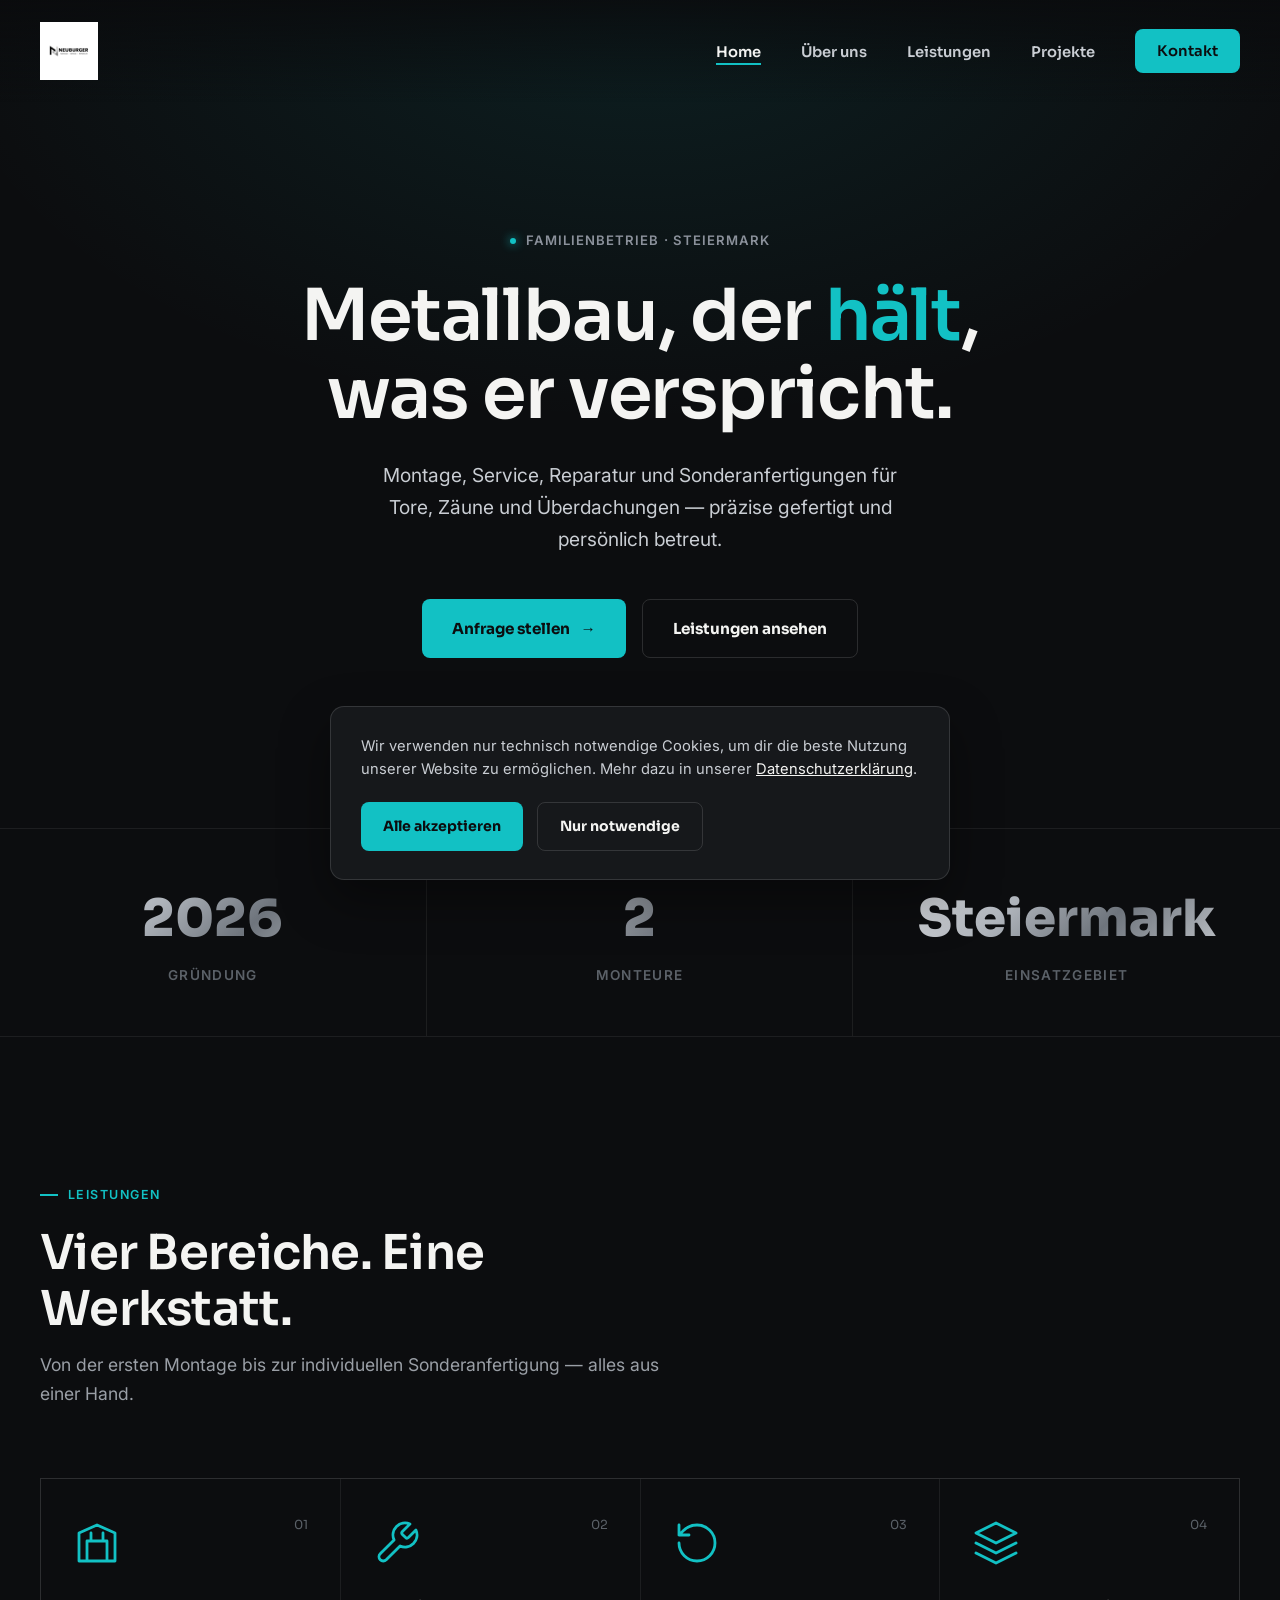
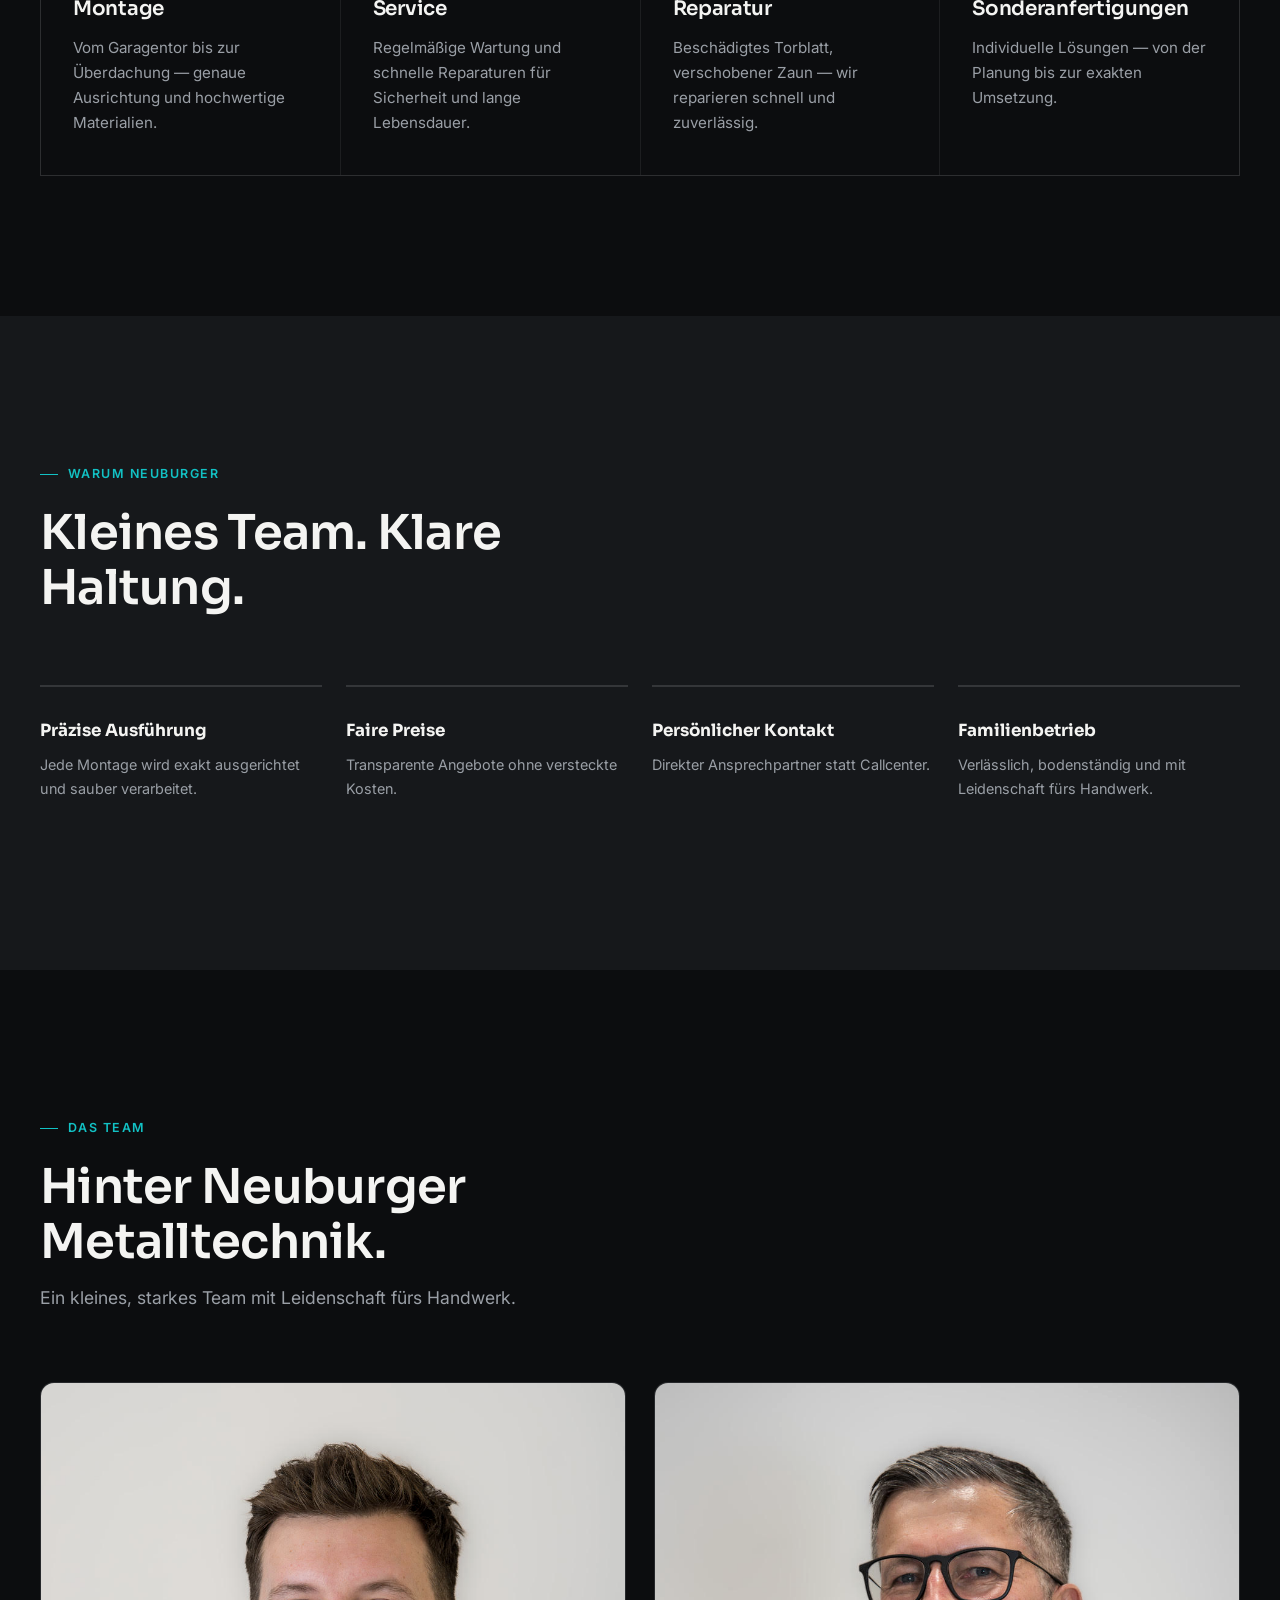
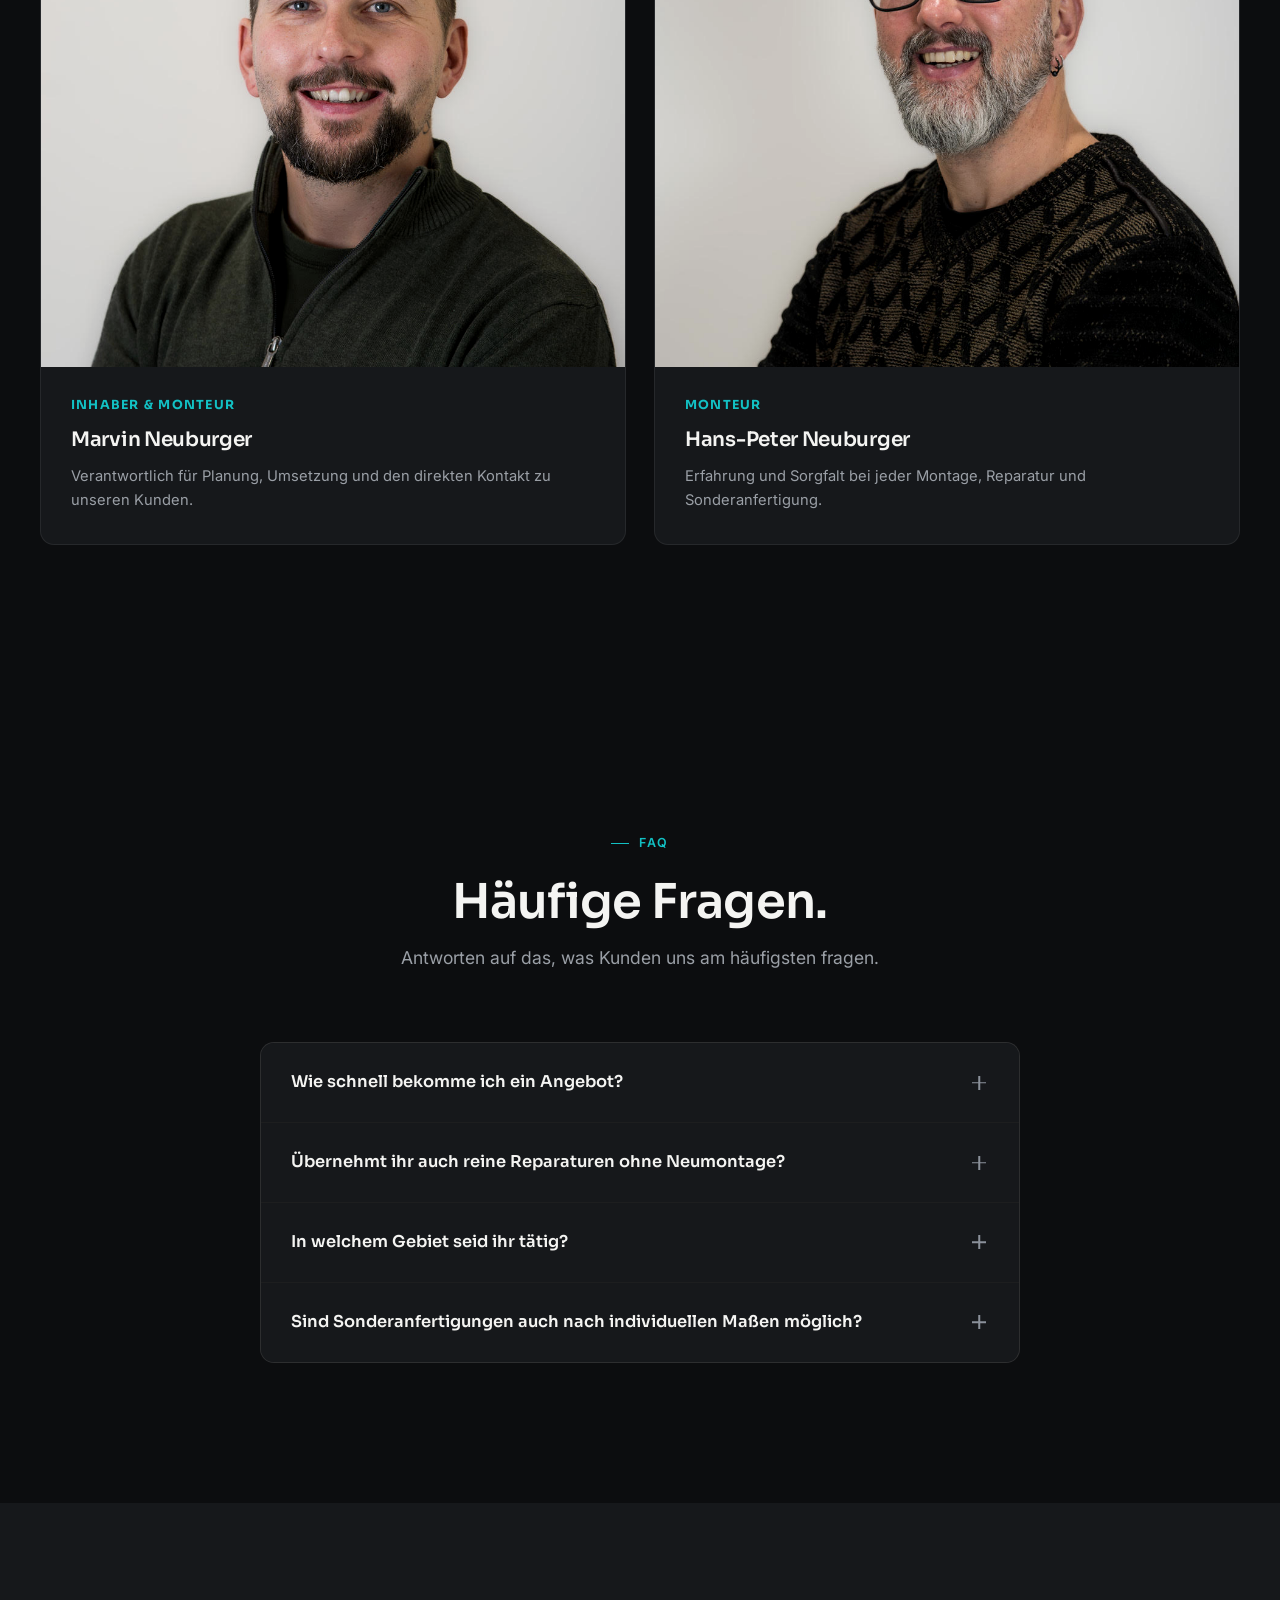
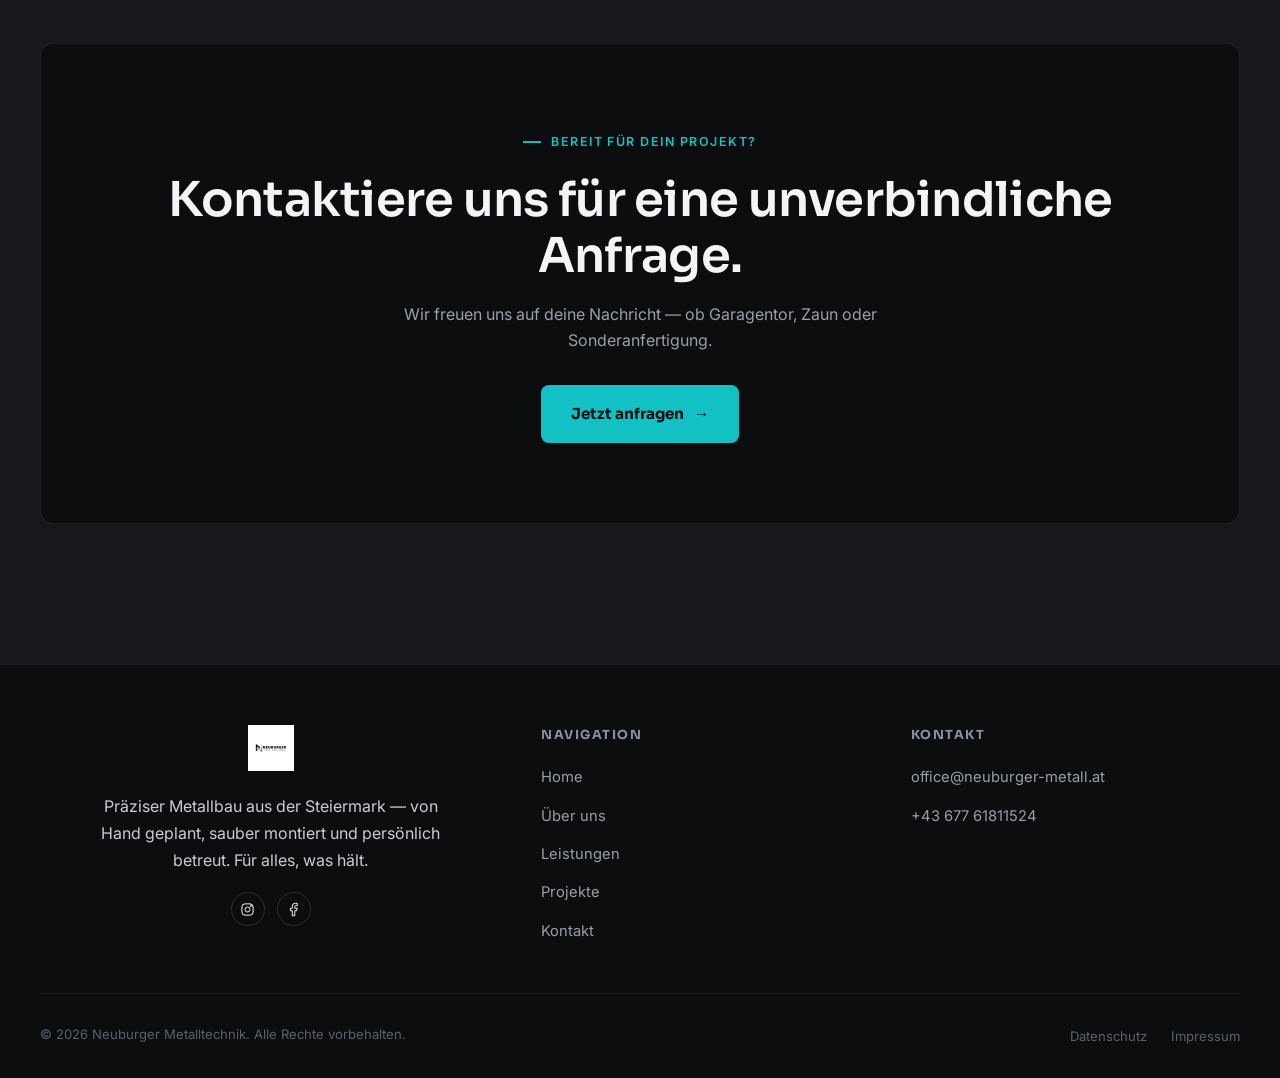
<file: index.html>
<!DOCTYPE html>
<html lang="de">
<head>
<meta charset="UTF-8" />
<meta name="viewport" content="width=device-width, initial-scale=1.0" />
<title>Neuburger Metalltechnik | Tore, Zäune & Überdachungen in der Steiermark</title>
<meta name="description" content="Neuburger Metalltechnik – Montage, Service, Reparatur und Sonderanfertigungen für Tore, Zäune und Überdachungen. Familienbetrieb in der Steiermark." />

<link rel="preconnect" href="https://fonts.googleapis.com">
<link rel="preconnect" href="https://fonts.gstatic.com" crossorigin>
<link href="https://fonts.googleapis.com/css2?family=Sora:wght@500;600;700&family=Inter:wght@400;500;600&display=swap" rel="stylesheet">

<link rel="stylesheet" href="css/style.css" />
</head>
<body>

<header class="header" id="header">
  <div class="container nav">
    <a href="index.html" class="logo-link">
      <img src="images/logo.jpg" alt="Neuburger Metalltechnik Logo">
    </a>

    <ul class="nav-links" id="navLinks">
      <li><a href="index.html" class="active">Home</a></li>
      <li><a href="ueber-uns.html">Über uns</a></li>
      <li><a href="leistungen.html">Leistungen</a></li>
      <li><a href="projekte.html">Projekte</a></li>
      <li><a href="kontakt.html" class="nav-cta">Kontakt</a></li>
    </ul>

    <button class="menu-btn" id="menuBtn" aria-label="Menü öffnen">
      <span></span><span></span><span></span>
    </button>
  </div>
</header>

<main>

  <section class="hero">
    <div class="container hero-grid">
      <div class="reveal">
        <div class="hero-tag"><span class="dot"></span> Familienbetrieb · Steiermark</div>
        <h1>Metallbau, der <span>hält</span>, was er verspricht.</h1>
        <p class="lead">Montage, Service, Reparatur und Sonderanfertigungen für Tore, Zäune und Überdachungen — präzise gefertigt und persönlich betreut.</p>
        <div class="hero-actions">
          <a href="kontakt.html" class="btn primary">Anfrage stellen <span class="btn-arrow">→</span></a>
          <a href="leistungen.html" class="btn secondary">Leistungen ansehen</a>
        </div>
      </div>
    </div>
  </section>

  <div class="stats-strip">
    <div class="stat reveal">
      <strong>2026</strong>
      <span>Gründung</span>
    </div>
    <div class="stat reveal">
      <strong>2</strong>
      <span>Monteure</span>
    </div>
    <div class="stat reveal">
      <strong>Steiermark</strong>
      <span>Einsatzgebiet</span>
    </div>
  </div>

  <section class="section" id="leistungen">
    <div class="container">
      <div class="section-head reveal">
        <span class="eyebrow">Leistungen</span>
        <h2>Vier Bereiche. Eine Werkstatt.</h2>
        <p>Von der ersten Montage bis zur individuellen Sonderanfertigung — alles aus einer Hand.</p>
      </div>
    </div>

    <div class="container">
      <div class="services-grid">
        <div class="service-card reveal">
          <span class="num">01</span>
          <div class="icon">
            <svg viewBox="0 0 24 24"><path d="M3 21V7l9-4 9 4v14M3 21h18M7 21V11h10v10M9 11V7M15 11V7" stroke-linecap="round" stroke-linejoin="round"/></svg>
          </div>
          <h3>Montage</h3>
          <p>Vom Garagentor bis zur Überdachung — genaue Ausrichtung und hochwertige Materialien.</p>
        </div>

        <div class="service-card reveal">
          <span class="num">02</span>
          <div class="icon">
            <svg viewBox="0 0 24 24"><path d="M14.7 6.3a1 1 0 0 0 0 1.4l1.6 1.6a1 1 0 0 0 1.4 0l3.77-3.77a6 6 0 0 1-7.94 7.94l-6.91 6.91a2.12 2.12 0 0 1-3-3l6.91-6.91a6 6 0 0 1 7.94-7.94l-3.76 3.76z" stroke-linecap="round" stroke-linejoin="round"/></svg>
          </div>
          <h3>Service</h3>
          <p>Regelmäßige Wartung und schnelle Reparaturen für Sicherheit und lange Lebensdauer.</p>
        </div>

        <div class="service-card reveal">
          <span class="num">03</span>
          <div class="icon">
            <svg viewBox="0 0 24 24"><path d="M3 12a9 9 0 1 0 9-9 9.75 9.75 0 0 0-6.74 2.74L3 8M3 3v5h5" stroke-linecap="round" stroke-linejoin="round"/></svg>
          </div>
          <h3>Reparatur</h3>
          <p>Beschädigtes Torblatt, verschobener Zaun — wir reparieren schnell und zuverlässig.</p>
        </div>

        <div class="service-card reveal">
          <span class="num">04</span>
          <div class="icon">
            <svg viewBox="0 0 24 24"><path d="M12 2 2 7l10 5 10-5-10-5zM2 17l10 5 10-5M2 12l10 5 10-5" stroke-linecap="round" stroke-linejoin="round"/></svg>
          </div>
          <h3>Sonderanfertigungen</h3>
          <p>Individuelle Lösungen — von der Planung bis zur exakten Umsetzung.</p>
        </div>
      </div>
    </div>
  </section>

  <section class="section alt">
    <div class="container">
      <div class="section-head reveal">
        <span class="eyebrow">Warum Neuburger</span>
        <h2>Kleines Team. Klare Haltung.</h2>
      </div>

      <div class="values-grid">
        <div class="value-item reveal">
          <strong>Präzise Ausführung</strong>
          <p>Jede Montage wird exakt ausgerichtet und sauber verarbeitet.</p>
        </div>
        <div class="value-item reveal">
          <strong>Faire Preise</strong>
          <p>Transparente Angebote ohne versteckte Kosten.</p>
        </div>
        <div class="value-item reveal">
          <strong>Persönlicher Kontakt</strong>
          <p>Direkter Ansprechpartner statt Callcenter.</p>
        </div>
        <div class="value-item reveal">
          <strong>Familienbetrieb</strong>
          <p>Verlässlich, bodenständig und mit Leidenschaft fürs Handwerk.</p>
        </div>
      </div>
    </div>
  </section>

  <section class="section">
    <div class="container">
      <div class="section-head reveal">
        <span class="eyebrow">Das Team</span>
        <h2>Hinter Neuburger Metalltechnik.</h2>
        <p>Ein kleines, starkes Team mit Leidenschaft fürs Handwerk.</p>
      </div>

      <div class="team-grid">
        <div class="team-card reveal">
          <div class="team-photo">
            <img src="images/team-marvin.jpg" alt="Marvin Neuburger">
          </div>
          <div class="team-info">
            <span class="role">Inhaber & Monteur</span>
            <h3>Marvin Neuburger</h3>
            <p>Verantwortlich für Planung, Umsetzung und den direkten Kontakt zu unseren Kunden.</p>
          </div>
        </div>

        <div class="team-card reveal">
          <div class="team-photo">
            <img src="images/team-hans-peter.jpg" alt="Hans-Peter Neuburger">
          </div>
          <div class="team-info">
            <span class="role">Monteur</span>
            <h3>Hans-Peter Neuburger</h3>
            <p>Erfahrung und Sorgfalt bei jeder Montage, Reparatur und Sonderanfertigung.</p>
          </div>
        </div>
      </div>
    </div>
  </section>

  <section class="section">
    <div class="container">
      <div class="section-head center reveal">
        <span class="eyebrow" style="justify-content:center;">FAQ</span>
        <h2>Häufige Fragen.</h2>
        <p>Antworten auf das, was Kunden uns am häufigsten fragen.</p>
      </div>

      <div class="faq-list reveal">
        <div class="faq-item">
          <button class="faq-question">
            Wie schnell bekomme ich ein Angebot?
            <span class="faq-icon"></span>
          </button>
          <div class="faq-answer">
            <p>Nach deiner Anfrage melden wir uns in der Regel innerhalb von 1-2 Werktagen für einen Vor-Ort-Termin und erstellen danach ein transparentes Angebot.</p>
          </div>
        </div>

        <div class="faq-item">
          <button class="faq-question">
            Übernehmt ihr auch reine Reparaturen ohne Neumontage?
            <span class="faq-icon"></span>
          </button>
          <div class="faq-answer">
            <p>Ja. Ob beschädigtes Torblatt, defekter Antrieb oder verschobener Zaun — wir reparieren auch einzelne Schäden ohne komplette Neumontage.</p>
          </div>
        </div>

        <div class="faq-item">
          <button class="faq-question">
            In welchem Gebiet seid ihr tätig?
            <span class="faq-icon"></span>
          </button>
          <div class="faq-answer">
            <p>Wir sind in der gesamten Steiermark unterwegs. Bei größeren Entfernungen sprechen wir das Vorgehen einfach im Vorfeld ab.</p>
          </div>
        </div>

        <div class="faq-item">
          <button class="faq-question">
            Sind Sonderanfertigungen auch nach individuellen Maßen möglich?
            <span class="faq-icon"></span>
          </button>
          <div class="faq-answer">
            <p>Genau das ist unsere Stärke. Von der ersten Idee bis zur exakten Umsetzung planen wir jede Sonderanfertigung passend zu deinem Vorhaben.</p>
          </div>
        </div>
      </div>
    </div>
  </section>

  <section class="section alt">
    <div class="container">
      <div class="detail-row reveal" style="border:1px solid var(--border); border-radius:var(--radius-lg); grid-template-columns:1fr; text-align:center; padding:80px 40px; position:relative; overflow:hidden;">
        <div style="position:relative; z-index:2;">
          <span class="eyebrow" style="justify-content:center;">Bereit für dein Projekt?</span>
          <h2 style="margin-bottom:18px;">Kontaktiere uns für eine unverbindliche Anfrage.</h2>
          <p style="max-width:520px; margin:0 auto 32px;">Wir freuen uns auf deine Nachricht — ob Garagentor, Zaun oder Sonderanfertigung.</p>
          <a href="kontakt.html" class="btn primary">Jetzt anfragen <span class="btn-arrow">→</span></a>
        </div>
      </div>
    </div>
  </section>

</main>

<footer class="footer">
  <div class="container">
    <div class="footer-top">
      <div class="footer-brand">
        <img src="images/logo.jpg" alt="Neuburger Metalltechnik">
        <p>Präziser Metallbau aus der Steiermark — von Hand geplant, sauber montiert und persönlich betreut. Für alles, was hält.</p>
        <div class="footer-social" style="margin-top:18px;">
          <a href="https://www.instagram.com/neuburger_metalltechnik/" aria-label="Instagram" target="_blank" rel="noopener">
            <svg viewBox="0 0 24 24"><rect x="3" y="3" width="18" height="18" rx="5"/><circle cx="12" cy="12" r="4"/><circle cx="17.5" cy="6.5" r="1"/></svg>
          </a>
          <a href="https://www.facebook.com/people/Neuburger-Metalltechnik/61586759894899/?locale=de_DE" aria-label="Facebook" target="_blank" rel="noopener">
            <svg viewBox="0 0 24 24"><path d="M18 2h-3a5 5 0 0 0-5 5v3H7v4h3v8h4v-8h3l1-4h-4V7a1 1 0 0 1 1-1h3z"/></svg>
          </a>
        </div>
      </div>

      <div class="footer-col">
        <h4>Navigation</h4>
        <ul>
          <li><a href="index.html">Home</a></li>
          <li><a href="ueber-uns.html">Über uns</a></li>
          <li><a href="leistungen.html">Leistungen</a></li>
          <li><a href="projekte.html">Projekte</a></li>
          <li><a href="kontakt.html">Kontakt</a></li>
        </ul>
      </div>

      <div class="footer-col">
        <h4>Kontakt</h4>
        <ul>
          <li><a href="mailto:office@neuburger-metall.at">office@neuburger-metall.at</a></li>
          <li><a href="tel:+4367761811524">+43 677 61811524</a></li>
        </ul>
      </div>
    </div>

    <div class="footer-bottom">
      <p>© 2026 Neuburger Metalltechnik. Alle Rechte vorbehalten.</p>
      <ul class="footer-legal">
        <li><a href="datenschutz.html">Datenschutz</a></li>
        <li><a href="impressum.html">Impressum</a></li>
      </ul>
    </div>
  </div>
</footer>

<div class="cookie-banner" id="cookieBanner">
  <p>Wir verwenden nur technisch notwendige Cookies, um dir die beste Nutzung unserer Website zu ermöglichen. Mehr dazu in unserer <a href="datenschutz.html">Datenschutzerklärung</a>.</p>
  <div class="cookie-actions">
    <button type="button" class="btn primary" id="cookieAccept">Alle akzeptieren</button>
    <button type="button" class="btn secondary" id="cookieDecline">Nur notwendige</button>
  </div>
</div>

<script src="js/script.js"></script>
</body>
</html>
</file>
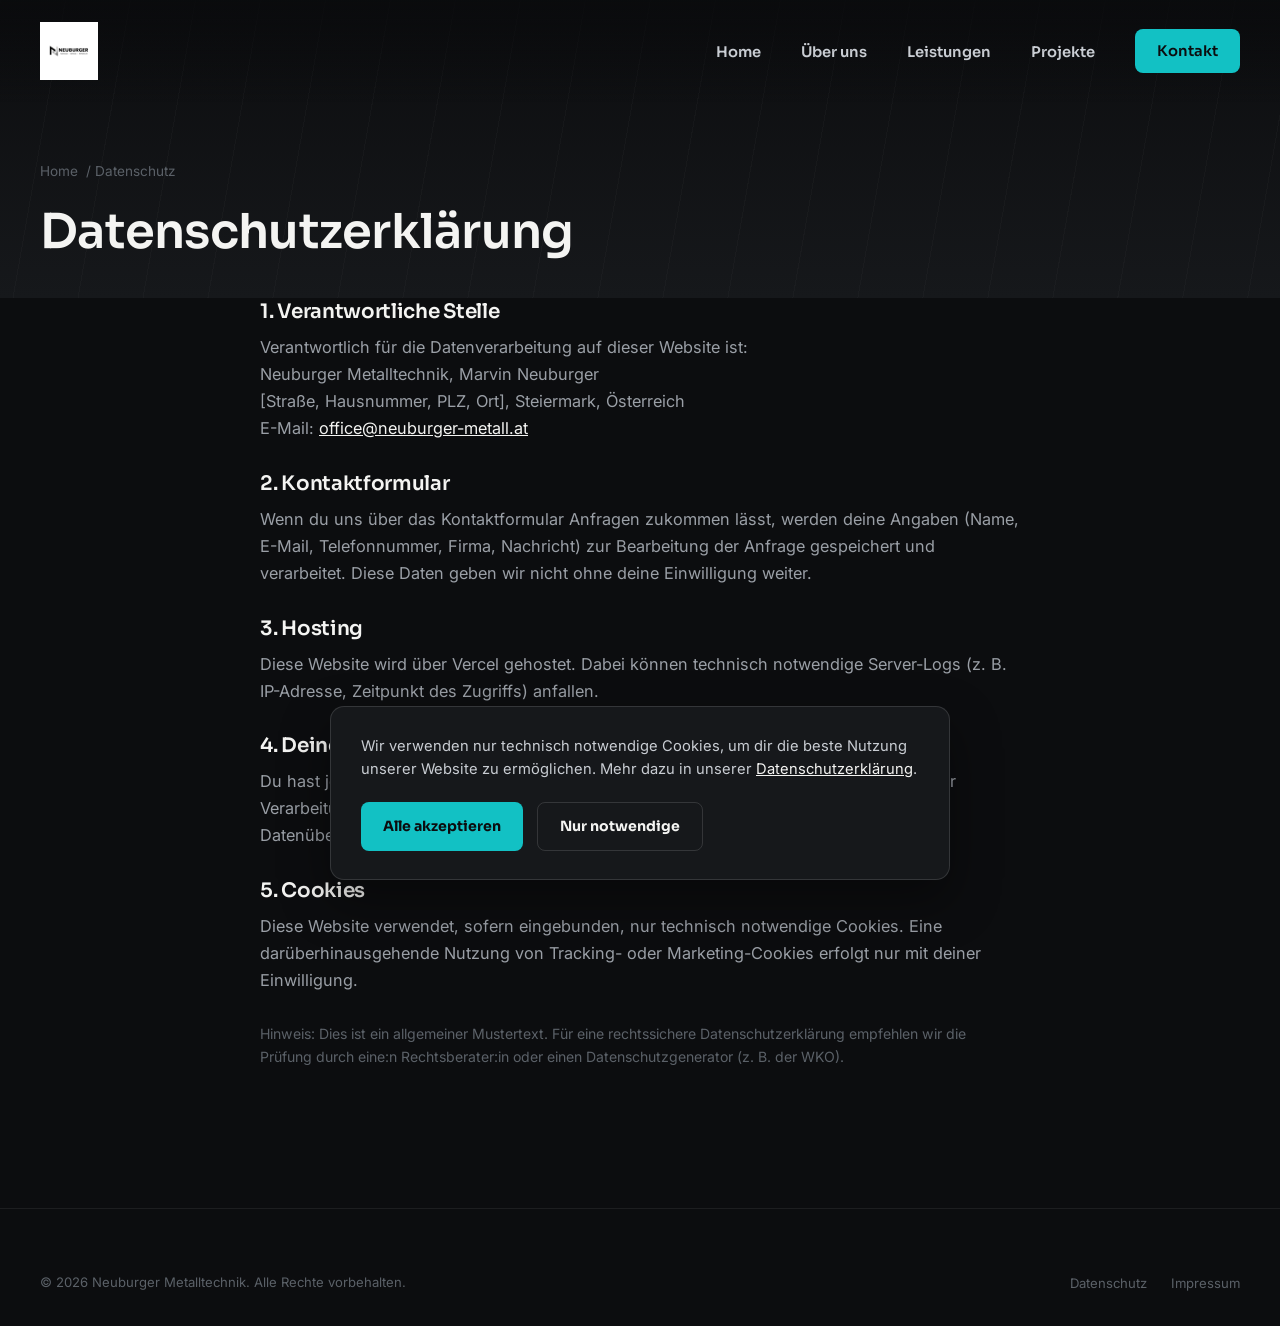
<file: datenschutz.html>
<!DOCTYPE html>
<html lang="de">
<head>
<meta charset="UTF-8" />
<meta name="viewport" content="width=device-width, initial-scale=1.0" />
<title>Datenschutz | Neuburger Metalltechnik</title>

<link rel="preconnect" href="https://fonts.googleapis.com">
<link rel="preconnect" href="https://fonts.gstatic.com" crossorigin>
<link href="https://fonts.googleapis.com/css2?family=Sora:wght@500;600;700&family=Inter:wght@400;500;600&display=swap" rel="stylesheet">

<link rel="stylesheet" href="css/style.css" />
</head>
<body>

<header class="header" id="header">
  <div class="container nav">
    <a href="index.html" class="logo-link">
      <img src="images/logo.jpg" alt="Neuburger Metalltechnik Logo">
    </a>

    <ul class="nav-links" id="navLinks">
      <li><a href="index.html">Home</a></li>
      <li><a href="ueber-uns.html">Über uns</a></li>
      <li><a href="leistungen.html">Leistungen</a></li>
      <li><a href="projekte.html">Projekte</a></li>
      <li><a href="kontakt.html" class="nav-cta">Kontakt</a></li>
    </ul>

    <button class="menu-btn" id="menuBtn" aria-label="Menü öffnen">
      <span></span><span></span><span></span>
    </button>
  </div>
</header>

<main>
  <section class="page-hero" style="padding-bottom:40px;">
    <div class="container">
      <div class="breadcrumb reveal"><a href="index.html">Home</a> / Datenschutz</div>
      <h1 class="reveal" style="font-size:clamp(2.2rem,4vw,3rem);">Datenschutzerklärung</h1>
    </div>
  </section>

  <section class="section" style="padding-top:0;">
    <div class="container" style="max-width:760px;">
      <div class="reveal" style="display:grid; gap:28px; font-size:1.02rem; color:var(--steel-1);">

        <div>
          <h3 style="margin-bottom:8px;">1. Verantwortliche Stelle</h3>
          <p>
            Verantwortlich für die Datenverarbeitung auf dieser Website ist:<br>
            Neuburger Metalltechnik, Marvin Neuburger<br>
            [Straße, Hausnummer, PLZ, Ort], Steiermark, Österreich<br>
            E-Mail: <a href="mailto:office@neuburger-metall.at" style="color:var(--off-white); text-decoration:underline;">office@neuburger-metall.at</a>
          </p>
        </div>

        <div>
          <h3 style="margin-bottom:8px;">2. Kontaktformular</h3>
          <p>
            Wenn du uns über das Kontaktformular Anfragen zukommen lässt, werden deine Angaben (Name, E-Mail, Telefonnummer, Firma, Nachricht) zur Bearbeitung der Anfrage gespeichert und verarbeitet. Diese Daten geben wir nicht ohne deine Einwilligung weiter.
          </p>
        </div>

        <div>
          <h3 style="margin-bottom:8px;">3. Hosting</h3>
          <p>
            Diese Website wird über Vercel gehostet. Dabei können technisch notwendige Server-Logs (z. B. IP-Adresse, Zeitpunkt des Zugriffs) anfallen.
          </p>
        </div>

        <div>
          <h3 style="margin-bottom:8px;">4. Deine Rechte</h3>
          <p>
            Du hast jederzeit das Recht auf Auskunft, Berichtigung, Löschung und Einschränkung der Verarbeitung deiner gespeicherten Daten sowie das Recht auf Widerspruch und Datenübertragbarkeit. Wende dich dazu an die oben genannte E-Mail-Adresse.
          </p>
        </div>

        <div>
          <h3 style="margin-bottom:8px;">5. Cookies</h3>
          <p>
            Diese Website verwendet, sofern eingebunden, nur technisch notwendige Cookies. Eine darüberhinausgehende Nutzung von Tracking- oder Marketing-Cookies erfolgt nur mit deiner Einwilligung.
          </p>
        </div>

        <p style="font-size:0.88rem; color:var(--steel-3);">Hinweis: Dies ist ein allgemeiner Mustertext. Für eine rechtssichere Datenschutzerklärung empfehlen wir die Prüfung durch eine:n Rechtsberater:in oder einen Datenschutzgenerator (z. B. der WKO).</p>

      </div>
    </div>
  </section>
</main>

<footer class="footer">
  <div class="container">
    <div class="footer-bottom" style="border-top:none; padding-top:0;">
      <p>© 2026 Neuburger Metalltechnik. Alle Rechte vorbehalten.</p>
      <ul class="footer-legal">
        <li><a href="datenschutz.html">Datenschutz</a></li>
        <li><a href="impressum.html">Impressum</a></li>
      </ul>
    </div>
  </div>
</footer>

<div class="cookie-banner" id="cookieBanner">
  <p>Wir verwenden nur technisch notwendige Cookies, um dir die beste Nutzung unserer Website zu ermöglichen. Mehr dazu in unserer <a href="datenschutz.html">Datenschutzerklärung</a>.</p>
  <div class="cookie-actions">
    <button type="button" class="btn primary" id="cookieAccept">Alle akzeptieren</button>
    <button type="button" class="btn secondary" id="cookieDecline">Nur notwendige</button>
  </div>
</div>

<script src="js/script.js"></script>
</body>
</html>
</file>
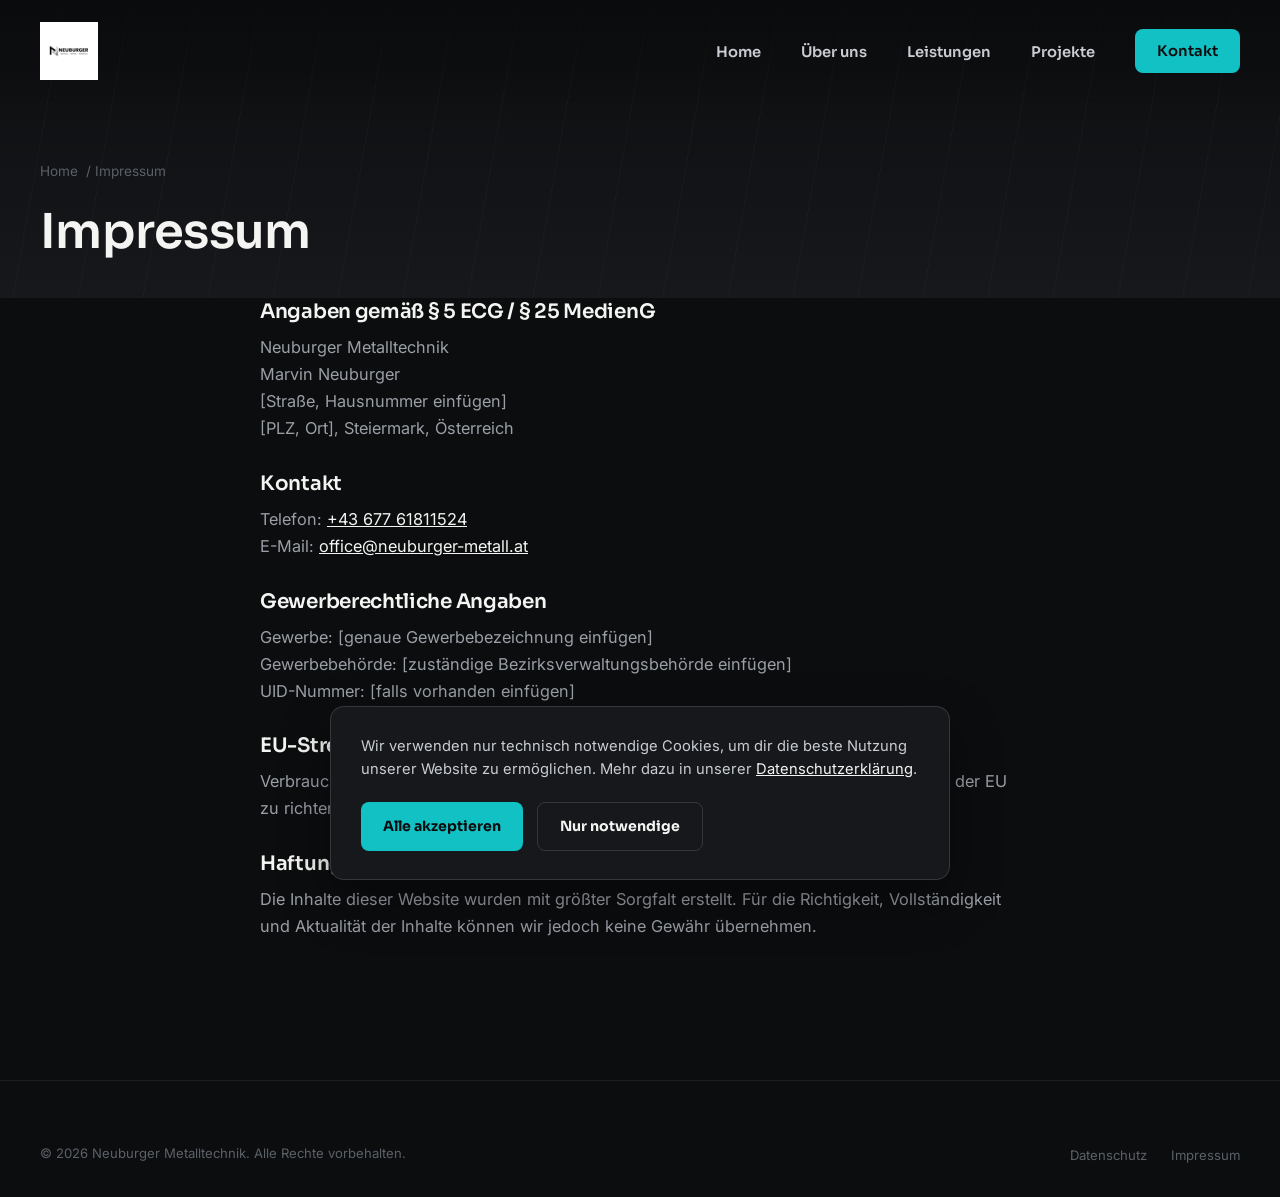
<file: impressum.html>
<!DOCTYPE html>
<html lang="de">
<head>
<meta charset="UTF-8" />
<meta name="viewport" content="width=device-width, initial-scale=1.0" />
<title>Impressum | Neuburger Metalltechnik</title>

<link rel="preconnect" href="https://fonts.googleapis.com">
<link rel="preconnect" href="https://fonts.gstatic.com" crossorigin>
<link href="https://fonts.googleapis.com/css2?family=Sora:wght@500;600;700&family=Inter:wght@400;500;600&display=swap" rel="stylesheet">

<link rel="stylesheet" href="css/style.css" />
</head>
<body>

<header class="header" id="header">
  <div class="container nav">
    <a href="index.html" class="logo-link">
      <img src="images/logo.jpg" alt="Neuburger Metalltechnik Logo">
    </a>

    <ul class="nav-links" id="navLinks">
      <li><a href="index.html">Home</a></li>
      <li><a href="ueber-uns.html">Über uns</a></li>
      <li><a href="leistungen.html">Leistungen</a></li>
      <li><a href="projekte.html">Projekte</a></li>
      <li><a href="kontakt.html" class="nav-cta">Kontakt</a></li>
    </ul>

    <button class="menu-btn" id="menuBtn" aria-label="Menü öffnen">
      <span></span><span></span><span></span>
    </button>
  </div>
</header>

<main>
  <section class="page-hero" style="padding-bottom:40px;">
    <div class="container">
      <div class="breadcrumb reveal"><a href="index.html">Home</a> / Impressum</div>
      <h1 class="reveal" style="font-size:clamp(2.2rem,4vw,3rem);">Impressum</h1>
    </div>
  </section>

  <section class="section" style="padding-top:0;">
    <div class="container" style="max-width:760px;">
      <div class="reveal" style="display:grid; gap:28px; font-size:1.02rem; color:var(--steel-1);">

        <div>
          <h3 style="margin-bottom:8px;">Angaben gemäß § 5 ECG / § 25 MedienG</h3>
          <p>
            Neuburger Metalltechnik<br>
            Marvin Neuburger<br>
            [Straße, Hausnummer einfügen]<br>
            [PLZ, Ort], Steiermark, Österreich
          </p>
        </div>

        <div>
          <h3 style="margin-bottom:8px;">Kontakt</h3>
          <p>
            Telefon: <a href="tel:+4367761811524" style="color:var(--off-white); text-decoration:underline;">+43 677 61811524</a><br>
            E-Mail: <a href="mailto:office@neuburger-metall.at" style="color:var(--off-white); text-decoration:underline;">office@neuburger-metall.at</a>
          </p>
        </div>

        <div>
          <h3 style="margin-bottom:8px;">Gewerberechtliche Angaben</h3>
          <p>
            Gewerbe: [genaue Gewerbebezeichnung einfügen]<br>
            Gewerbebehörde: [zuständige Bezirksverwaltungsbehörde einfügen]<br>
            UID-Nummer: [falls vorhanden einfügen]
          </p>
        </div>

        <div>
          <h3 style="margin-bottom:8px;">EU-Streitschlichtung</h3>
          <p>
            Verbraucher haben die Möglichkeit, Beschwerden an die Online-Streitbeilegungsplattform der EU zu richten: <a href="https://ec.europa.eu/consumers/odr" target="_blank" rel="noopener" style="color:var(--off-white); text-decoration:underline;">ec.europa.eu/consumers/odr</a>.
          </p>
        </div>

        <div>
          <h3 style="margin-bottom:8px;">Haftung für Inhalte</h3>
          <p>
            Die Inhalte dieser Website wurden mit größter Sorgfalt erstellt. Für die Richtigkeit, Vollständigkeit und Aktualität der Inhalte können wir jedoch keine Gewähr übernehmen.
          </p>
        </div>

      </div>
    </div>
  </section>
</main>

<footer class="footer">
  <div class="container">
    <div class="footer-bottom" style="border-top:none; padding-top:0;">
      <p>© 2026 Neuburger Metalltechnik. Alle Rechte vorbehalten.</p>
      <ul class="footer-legal">
        <li><a href="datenschutz.html">Datenschutz</a></li>
        <li><a href="impressum.html">Impressum</a></li>
      </ul>
    </div>
  </div>
</footer>

<div class="cookie-banner" id="cookieBanner">
  <p>Wir verwenden nur technisch notwendige Cookies, um dir die beste Nutzung unserer Website zu ermöglichen. Mehr dazu in unserer <a href="datenschutz.html">Datenschutzerklärung</a>.</p>
  <div class="cookie-actions">
    <button type="button" class="btn primary" id="cookieAccept">Alle akzeptieren</button>
    <button type="button" class="btn secondary" id="cookieDecline">Nur notwendige</button>
  </div>
</div>

<script src="js/script.js"></script>
</body>
</html>
</file>
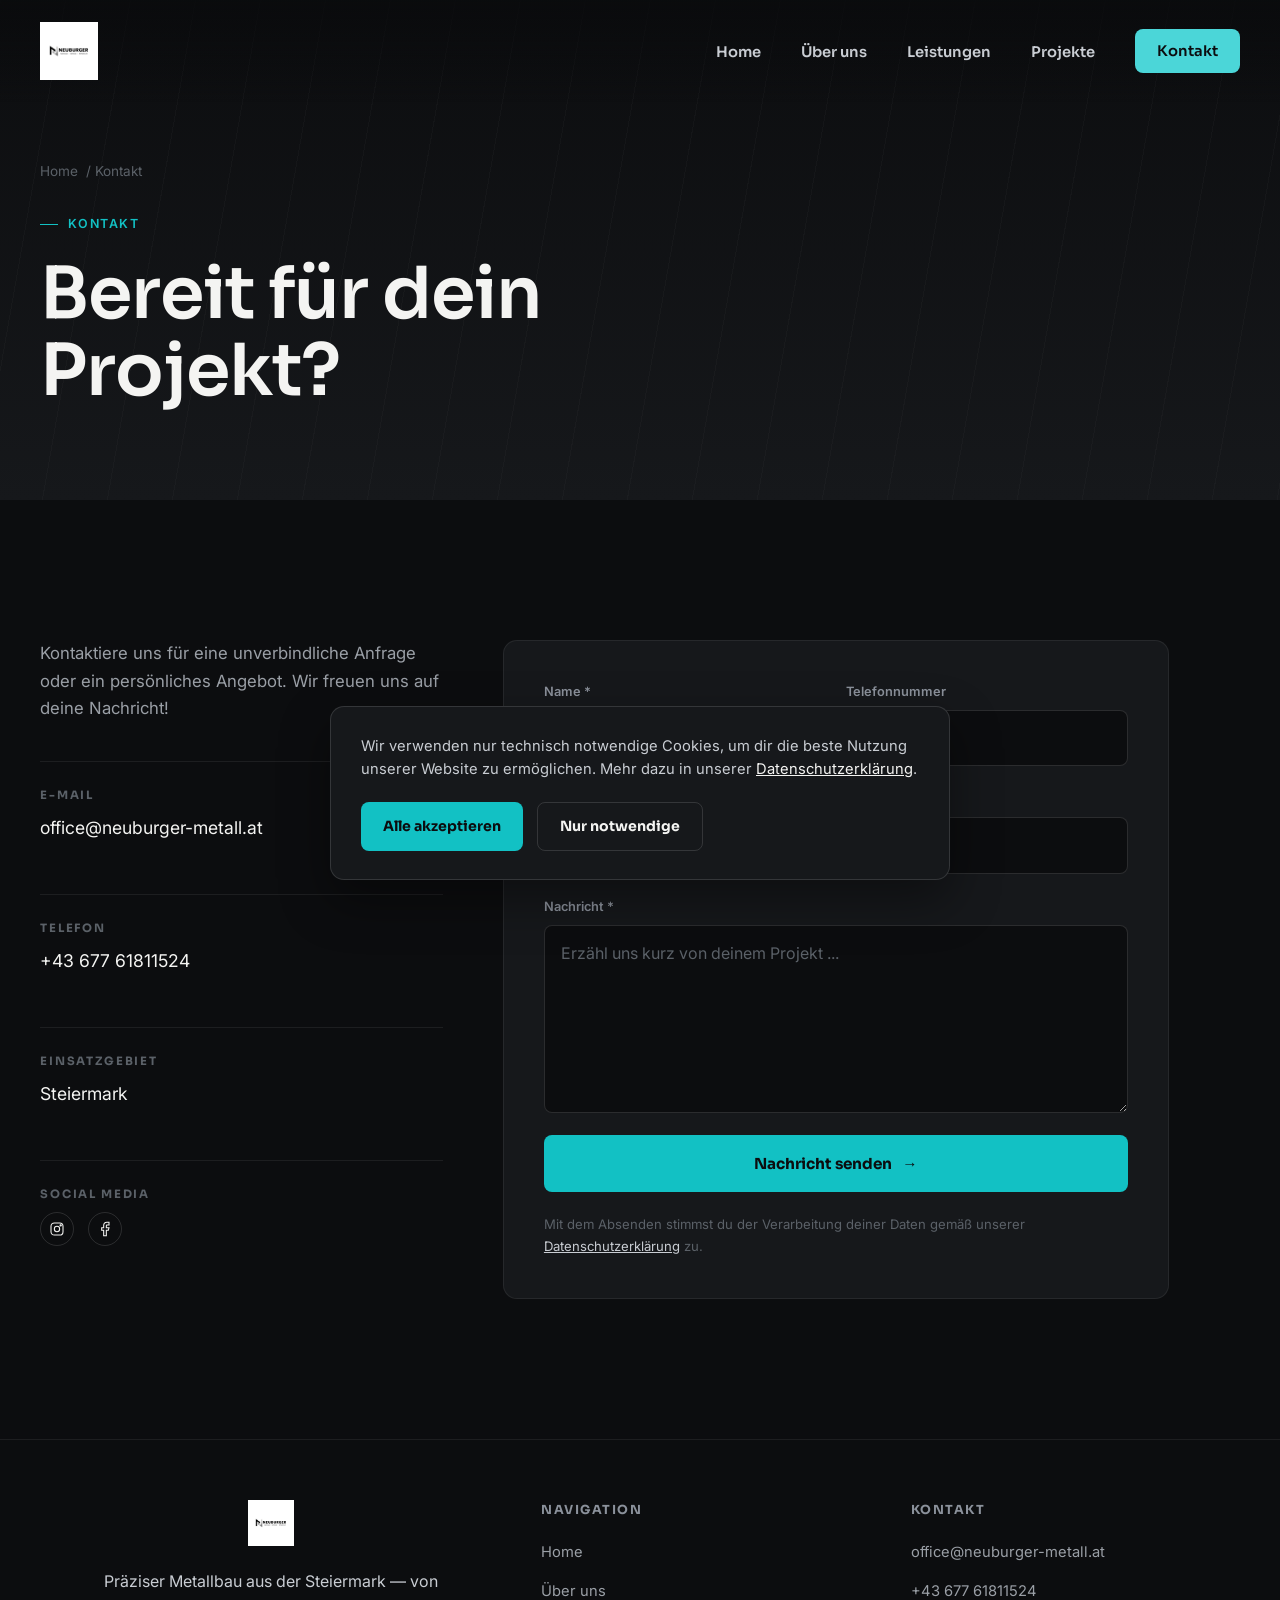
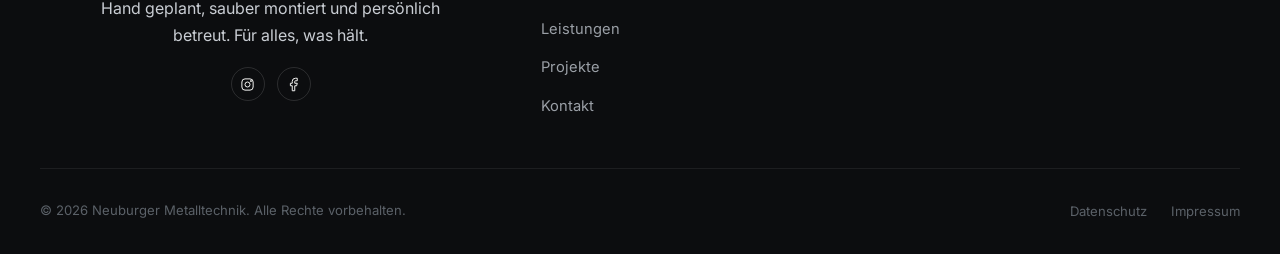
<file: kontakt.html>
<!DOCTYPE html>
<html lang="de">
<head>
<meta charset="UTF-8" />
<meta name="viewport" content="width=device-width, initial-scale=1.0" />
<title>Kontakt | Neuburger Metalltechnik</title>
<meta name="description" content="Kontaktiere Neuburger Metalltechnik für eine unverbindliche Anfrage oder ein persönliches Angebot." />

<link rel="preconnect" href="https://fonts.googleapis.com">
<link rel="preconnect" href="https://fonts.gstatic.com" crossorigin>
<link href="https://fonts.googleapis.com/css2?family=Sora:wght@500;600;700&family=Inter:wght@400;500;600&display=swap" rel="stylesheet">

<link rel="stylesheet" href="css/style.css" />
</head>
<body>

<header class="header" id="header">
  <div class="container nav">
    <a href="index.html" class="logo-link">
      <img src="images/logo.jpg" alt="Neuburger Metalltechnik Logo">
    </a>

    <ul class="nav-links" id="navLinks">
      <li><a href="index.html">Home</a></li>
      <li><a href="ueber-uns.html">Über uns</a></li>
      <li><a href="leistungen.html">Leistungen</a></li>
      <li><a href="projekte.html">Projekte</a></li>
      <li><a href="kontakt.html" class="nav-cta active">Kontakt</a></li>
    </ul>

    <button class="menu-btn" id="menuBtn" aria-label="Menü öffnen">
      <span></span><span></span><span></span>
    </button>
  </div>
</header>

<main>

  <section class="page-hero">
    <div class="container">
      <div class="breadcrumb reveal"><a href="index.html">Home</a> / Kontakt</div>
      <span class="eyebrow reveal">Kontakt</span>
      <h1 class="reveal">Bereit für dein Projekt?</h1>
    </div>
  </section>

  <section class="section">
    <div class="container">
      <div class="contact-layout">

        <div class="contact-info-block reveal">
          <p style="font-size:1.05rem; margin-bottom:10px;">Kontaktiere uns für eine unverbindliche Anfrage oder ein persönliches Angebot. Wir freuen uns auf deine Nachricht!</p>

          <div class="contact-info-item">
            <span class="label">E-Mail</span>
            <a href="mailto:office@neuburger-metall.at">office@neuburger-metall.at</a>
          </div>

          <div class="contact-info-item">
            <span class="label">Telefon</span>
            <a href="tel:+4367761811524">+43 677 61811524</a>
          </div>

          <div class="contact-info-item">
            <span class="label">Einsatzgebiet</span>
            <p>Steiermark</p>
          </div>

          <div class="contact-info-item">
            <span class="label">Social Media</span>
            <div class="team-social" style="margin-top:6px;">
              <a href="https://www.instagram.com/neuburger_metalltechnik/" aria-label="Instagram" target="_blank" rel="noopener">
                <svg viewBox="0 0 24 24"><rect x="3" y="3" width="18" height="18" rx="5"/><circle cx="12" cy="12" r="4"/><circle cx="17.5" cy="6.5" r="1"/></svg>
              </a>
              <a href="https://www.facebook.com/people/Neuburger-Metalltechnik/61586759894899/?locale=de_DE" aria-label="Facebook" target="_blank" rel="noopener">
                <svg viewBox="0 0 24 24"><path d="M18 2h-3a5 5 0 0 0-5 5v3H7v4h3v8h4v-8h3l1-4h-4V7a1 1 0 0 1 1-1h3z"/></svg>
              </a>
            </div>
          </div>
        </div>

        <form class="contact-form reveal" id="contactForm">
          <div class="form-row">
            <div class="field">
              <label for="name">Name *</label>
              <input type="text" id="name" name="name" placeholder="Dein Name" required>
            </div>
            <div class="field">
              <label for="phone">Telefonnummer</label>
              <input type="tel" id="phone" name="phone" placeholder="+43 ...">
            </div>
          </div>

          <div class="form-row">
            <div class="field">
              <label for="email">E-Mail *</label>
              <input type="email" id="email" name="email" placeholder="deine@email.at" required>
            </div>
            <div class="field">
              <label for="company">Firma</label>
              <input type="text" id="company" name="company" placeholder="Optional">
            </div>
          </div>

          <div class="field">
            <label for="message">Nachricht *</label>
            <textarea id="message" name="message" rows="6" placeholder="Erzähl uns kurz von deinem Projekt ..." required></textarea>
          </div>

          <button type="submit" class="btn primary" style="justify-content:center;">Nachricht senden <span class="btn-arrow">→</span></button>

          <p class="form-note">Mit dem Absenden stimmst du der Verarbeitung deiner Daten gemäß unserer <a href="datenschutz.html" style="color:var(--steel-1); text-decoration:underline;">Datenschutzerklärung</a> zu.</p>

          <div class="form-success" id="formSuccess">Danke für deine Nachricht! Wir melden uns so schnell wie möglich bei dir.</div>
        </form>

      </div>
    </div>
  </section>

</main>

<footer class="footer">
  <div class="container">
    <div class="footer-top">
      <div class="footer-brand">
        <img src="images/logo.jpg" alt="Neuburger Metalltechnik">
        <p>Präziser Metallbau aus der Steiermark — von Hand geplant, sauber montiert und persönlich betreut. Für alles, was hält.</p>
        <div class="footer-social" style="margin-top:18px;">
          <a href="https://www.instagram.com/neuburger_metalltechnik/" aria-label="Instagram" target="_blank" rel="noopener">
            <svg viewBox="0 0 24 24"><rect x="3" y="3" width="18" height="18" rx="5"/><circle cx="12" cy="12" r="4"/><circle cx="17.5" cy="6.5" r="1"/></svg>
          </a>
          <a href="https://www.facebook.com/people/Neuburger-Metalltechnik/61586759894899/?locale=de_DE" aria-label="Facebook" target="_blank" rel="noopener">
            <svg viewBox="0 0 24 24"><path d="M18 2h-3a5 5 0 0 0-5 5v3H7v4h3v8h4v-8h3l1-4h-4V7a1 1 0 0 1 1-1h3z"/></svg>
          </a>
        </div>
      </div>

      <div class="footer-col">
        <h4>Navigation</h4>
        <ul>
          <li><a href="index.html">Home</a></li>
          <li><a href="ueber-uns.html">Über uns</a></li>
          <li><a href="leistungen.html">Leistungen</a></li>
          <li><a href="projekte.html">Projekte</a></li>
          <li><a href="kontakt.html">Kontakt</a></li>
        </ul>
      </div>

      <div class="footer-col">
        <h4>Kontakt</h4>
        <ul>
          <li><a href="mailto:office@neuburger-metall.at">office@neuburger-metall.at</a></li>
          <li><a href="tel:+4367761811524">+43 677 61811524</a></li>
        </ul>
      </div>
    </div>

    <div class="footer-bottom">
      <p>© 2026 Neuburger Metalltechnik. Alle Rechte vorbehalten.</p>
      <ul class="footer-legal">
        <li><a href="datenschutz.html">Datenschutz</a></li>
        <li><a href="impressum.html">Impressum</a></li>
      </ul>
    </div>
  </div>
</footer>

<div class="cookie-banner" id="cookieBanner">
  <p>Wir verwenden nur technisch notwendige Cookies, um dir die beste Nutzung unserer Website zu ermöglichen. Mehr dazu in unserer <a href="datenschutz.html">Datenschutzerklärung</a>.</p>
  <div class="cookie-actions">
    <button type="button" class="btn primary" id="cookieAccept">Alle akzeptieren</button>
    <button type="button" class="btn secondary" id="cookieDecline">Nur notwendige</button>
  </div>
</div>

<script src="js/script.js"></script>
</body>
</html>
</file>
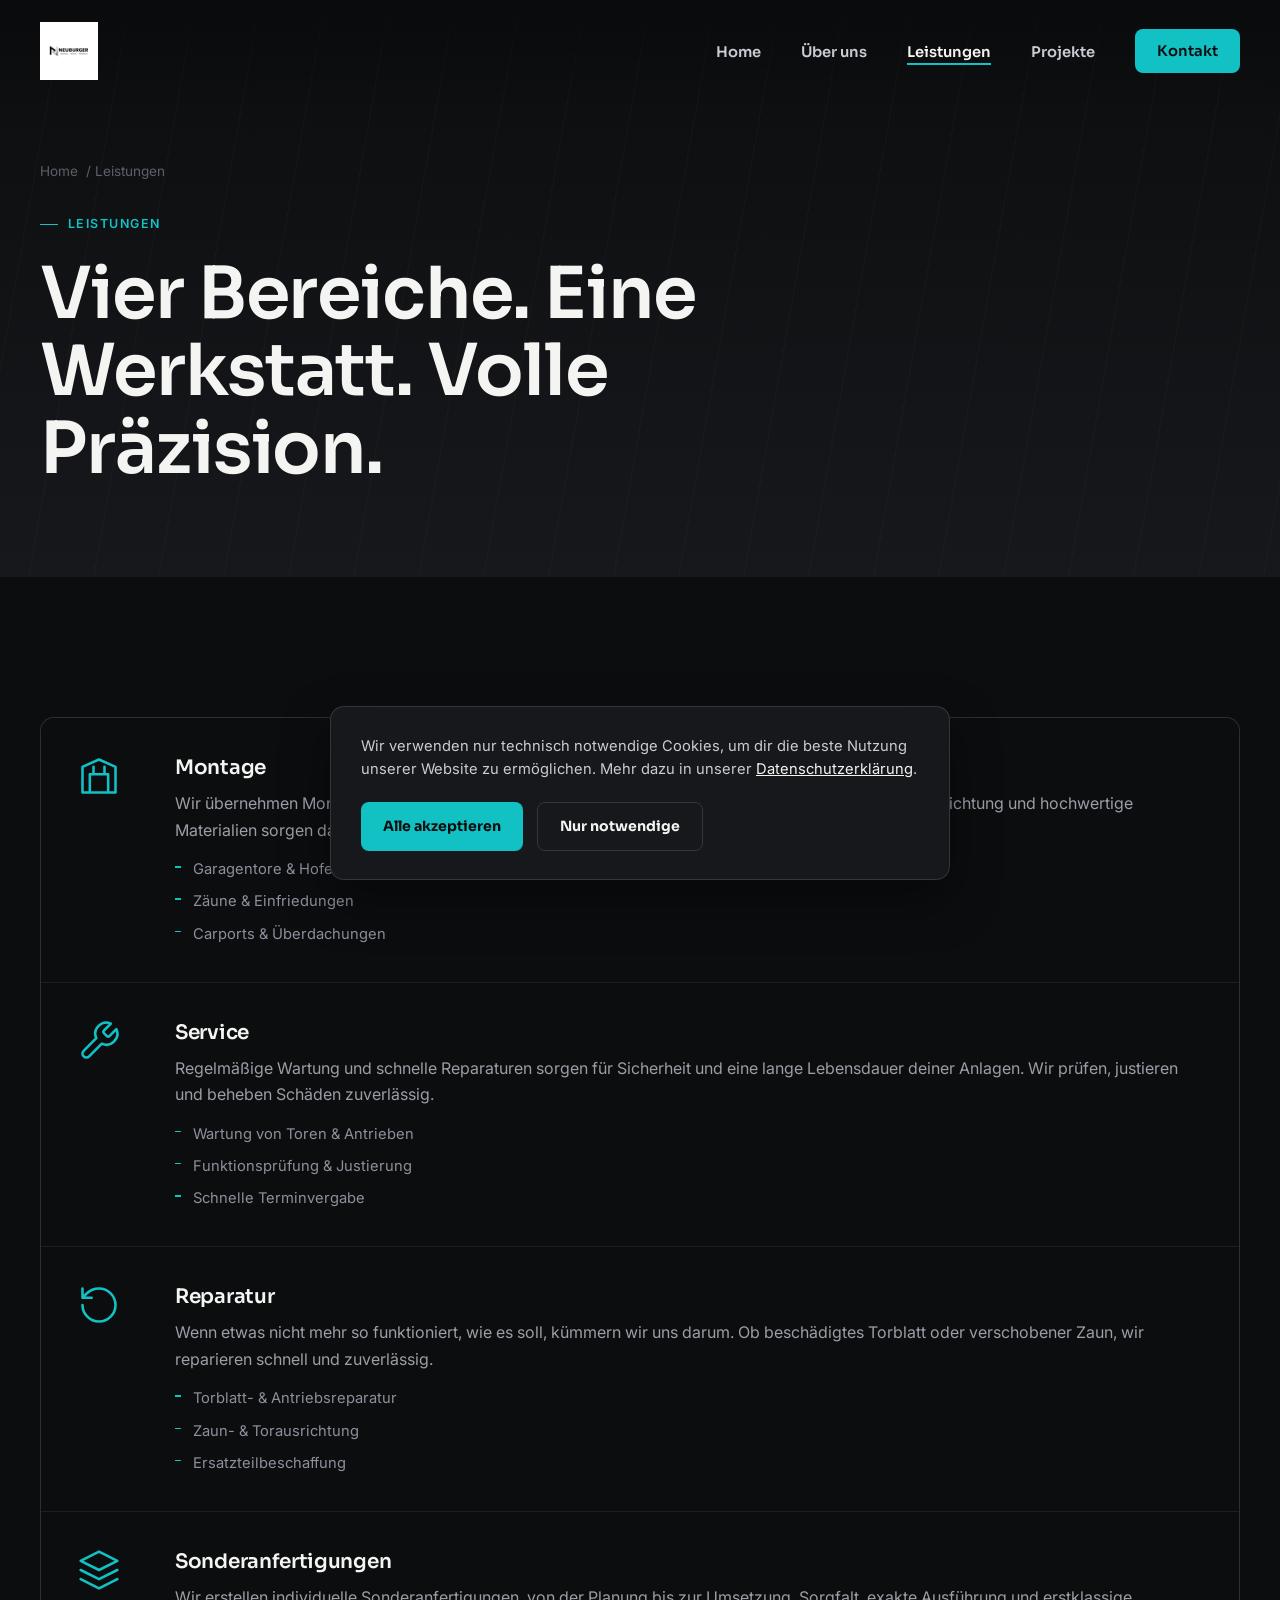
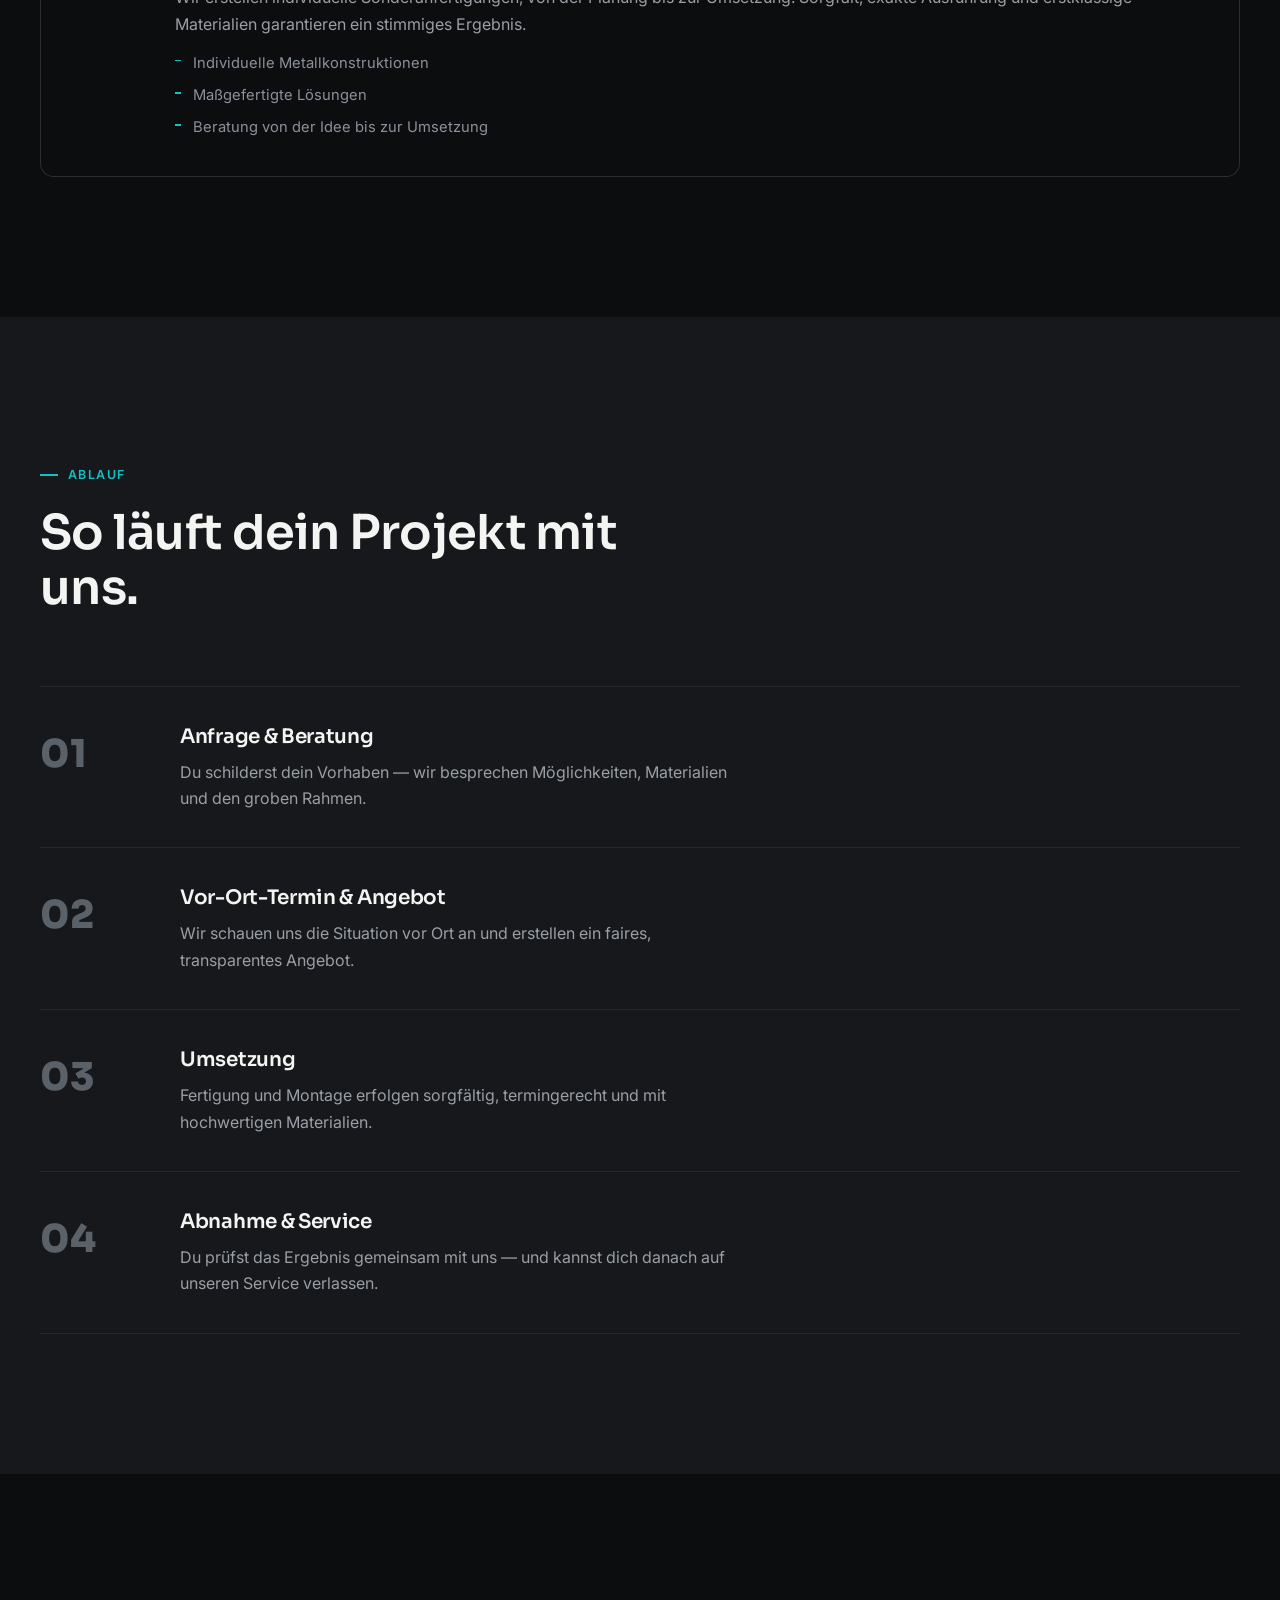
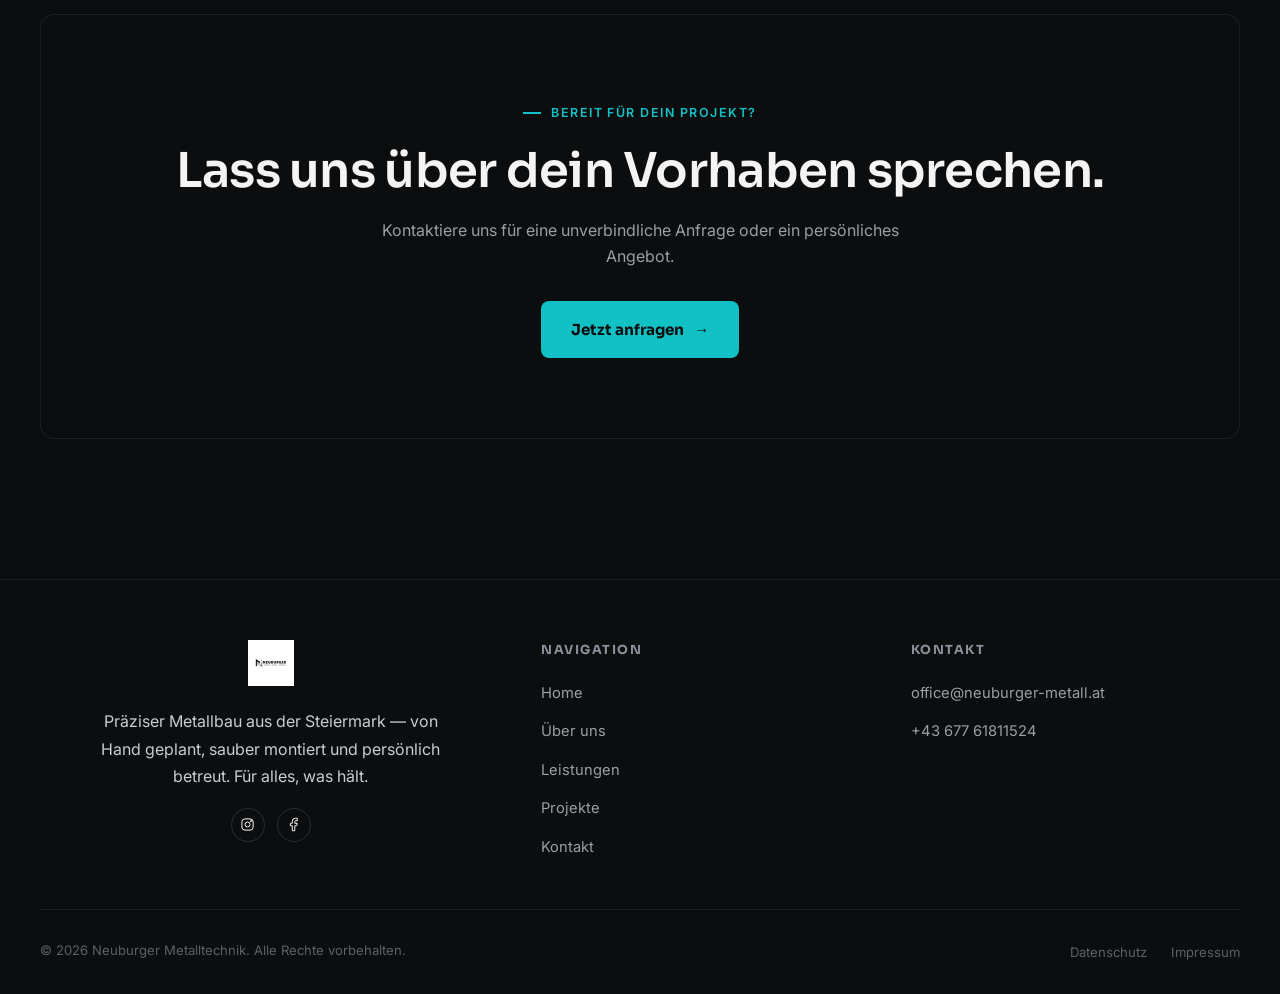
<file: leistungen.html>
<!DOCTYPE html>
<html lang="de">
<head>
<meta charset="UTF-8" />
<meta name="viewport" content="width=device-width, initial-scale=1.0" />
<title>Leistungen | Neuburger Metalltechnik</title>
<meta name="description" content="Montage, Service, Reparatur und Sonderanfertigungen für Tore, Zäune und Überdachungen – von Neuburger Metalltechnik." />

<link rel="preconnect" href="https://fonts.googleapis.com">
<link rel="preconnect" href="https://fonts.gstatic.com" crossorigin>
<link href="https://fonts.googleapis.com/css2?family=Sora:wght@500;600;700&family=Inter:wght@400;500;600&display=swap" rel="stylesheet">

<link rel="stylesheet" href="css/style.css" />
</head>
<body>

<header class="header" id="header">
  <div class="container nav">
    <a href="index.html" class="logo-link">
      <img src="images/logo.jpg" alt="Neuburger Metalltechnik Logo">
    </a>

    <ul class="nav-links" id="navLinks">
      <li><a href="index.html">Home</a></li>
      <li><a href="ueber-uns.html">Über uns</a></li>
      <li><a href="leistungen.html" class="active">Leistungen</a></li>
      <li><a href="projekte.html">Projekte</a></li>
      <li><a href="kontakt.html" class="nav-cta">Kontakt</a></li>
    </ul>

    <button class="menu-btn" id="menuBtn" aria-label="Menü öffnen">
      <span></span><span></span><span></span>
    </button>
  </div>
</header>

<main>

  <section class="page-hero">
    <div class="container">
      <div class="breadcrumb reveal"><a href="index.html">Home</a> / Leistungen</div>
      <span class="eyebrow reveal">Leistungen</span>
      <h1 class="reveal">Vier Bereiche. Eine Werkstatt. Volle Präzision.</h1>
    </div>
  </section>

  <section class="section">
    <div class="container">
      <div class="detail-list">

        <div class="detail-row reveal">
          <div class="icon">
            <svg viewBox="0 0 24 24"><path d="M3 21V7l9-4 9 4v14M3 21h18M7 21V11h10v10M9 11V7M15 11V7" stroke-linecap="round" stroke-linejoin="round"/></svg>
          </div>
          <div>
            <h3>Montage</h3>
            <p>Wir übernehmen Montagen aller Art, vom Garagentor bis zur Überdachung. Saubere Arbeit, genaue Ausrichtung und hochwertige Materialien sorgen dafür, dass alles perfekt passt.</p>
            <ul>
              <li>Garagentore & Hofeinfahrten</li>
              <li>Zäune & Einfriedungen</li>
              <li>Carports & Überdachungen</li>
            </ul>
          </div>
        </div>

        <div class="detail-row reveal">
          <div class="icon">
            <svg viewBox="0 0 24 24"><path d="M14.7 6.3a1 1 0 0 0 0 1.4l1.6 1.6a1 1 0 0 0 1.4 0l3.77-3.77a6 6 0 0 1-7.94 7.94l-6.91 6.91a2.12 2.12 0 0 1-3-3l6.91-6.91a6 6 0 0 1 7.94-7.94l-3.76 3.76z" stroke-linecap="round" stroke-linejoin="round"/></svg>
          </div>
          <div>
            <h3>Service</h3>
            <p>Regelmäßige Wartung und schnelle Reparaturen sorgen für Sicherheit und eine lange Lebensdauer deiner Anlagen. Wir prüfen, justieren und beheben Schäden zuverlässig.</p>
            <ul>
              <li>Wartung von Toren & Antrieben</li>
              <li>Funktionsprüfung & Justierung</li>
              <li>Schnelle Terminvergabe</li>
            </ul>
          </div>
        </div>

        <div class="detail-row reveal">
          <div class="icon">
            <svg viewBox="0 0 24 24"><path d="M3 12a9 9 0 1 0 9-9 9.75 9.75 0 0 0-6.74 2.74L3 8M3 3v5h5" stroke-linecap="round" stroke-linejoin="round"/></svg>
          </div>
          <div>
            <h3>Reparatur</h3>
            <p>Wenn etwas nicht mehr so funktioniert, wie es soll, kümmern wir uns darum. Ob beschädigtes Torblatt oder verschobener Zaun, wir reparieren schnell und zuverlässig.</p>
            <ul>
              <li>Torblatt- & Antriebsreparatur</li>
              <li>Zaun- & Torausrichtung</li>
              <li>Ersatzteilbeschaffung</li>
            </ul>
          </div>
        </div>

        <div class="detail-row reveal">
          <div class="icon">
            <svg viewBox="0 0 24 24"><path d="M12 2 2 7l10 5 10-5-10-5zM2 17l10 5 10-5M2 12l10 5 10-5" stroke-linecap="round" stroke-linejoin="round"/></svg>
          </div>
          <div>
            <h3>Sonderanfertigungen</h3>
            <p>Wir erstellen individuelle Sonderanfertigungen, von der Planung bis zur Umsetzung. Sorgfalt, exakte Ausführung und erstklassige Materialien garantieren ein stimmiges Ergebnis.</p>
            <ul>
              <li>Individuelle Metallkonstruktionen</li>
              <li>Maßgefertigte Lösungen</li>
              <li>Beratung von der Idee bis zur Umsetzung</li>
            </ul>
          </div>
        </div>

      </div>
    </div>
  </section>

  <section class="section alt">
    <div class="container">
      <div class="section-head reveal">
        <span class="eyebrow">Ablauf</span>
        <h2>So läuft dein Projekt mit uns.</h2>
      </div>

      <div class="process-list">
        <div class="process-item reveal">
          <span class="step-num">01</span>
          <div>
            <h3>Anfrage & Beratung</h3>
            <p>Du schilderst dein Vorhaben — wir besprechen Möglichkeiten, Materialien und den groben Rahmen.</p>
          </div>
        </div>
        <div class="process-item reveal">
          <span class="step-num">02</span>
          <div>
            <h3>Vor-Ort-Termin & Angebot</h3>
            <p>Wir schauen uns die Situation vor Ort an und erstellen ein faires, transparentes Angebot.</p>
          </div>
        </div>
        <div class="process-item reveal">
          <span class="step-num">03</span>
          <div>
            <h3>Umsetzung</h3>
            <p>Fertigung und Montage erfolgen sorgfältig, termingerecht und mit hochwertigen Materialien.</p>
          </div>
        </div>
        <div class="process-item reveal">
          <span class="step-num">04</span>
          <div>
            <h3>Abnahme & Service</h3>
            <p>Du prüfst das Ergebnis gemeinsam mit uns — und kannst dich danach auf unseren Service verlassen.</p>
          </div>
        </div>
      </div>
    </div>
  </section>

  <section class="section">
    <div class="container">
      <div class="detail-row reveal" style="border:1px solid var(--border); border-radius:var(--radius-lg); grid-template-columns:1fr; text-align:center; padding:80px 40px; position:relative; overflow:hidden;">
        <div style="position:relative; z-index:2;">
          <span class="eyebrow" style="justify-content:center;">Bereit für dein Projekt?</span>
          <h2 style="margin-bottom:18px;">Lass uns über dein Vorhaben sprechen.</h2>
          <p style="max-width:520px; margin:0 auto 32px;">Kontaktiere uns für eine unverbindliche Anfrage oder ein persönliches Angebot.</p>
          <a href="kontakt.html" class="btn primary">Jetzt anfragen <span class="btn-arrow">→</span></a>
        </div>
      </div>
    </div>
  </section>

</main>

<footer class="footer">
  <div class="container">
    <div class="footer-top">
      <div class="footer-brand">
        <img src="images/logo.jpg" alt="Neuburger Metalltechnik">
        <p>Präziser Metallbau aus der Steiermark — von Hand geplant, sauber montiert und persönlich betreut. Für alles, was hält.</p>
        <div class="footer-social" style="margin-top:18px;">
          <a href="https://www.instagram.com/neuburger_metalltechnik/" aria-label="Instagram" target="_blank" rel="noopener">
            <svg viewBox="0 0 24 24"><rect x="3" y="3" width="18" height="18" rx="5"/><circle cx="12" cy="12" r="4"/><circle cx="17.5" cy="6.5" r="1"/></svg>
          </a>
          <a href="https://www.facebook.com/people/Neuburger-Metalltechnik/61586759894899/?locale=de_DE" aria-label="Facebook" target="_blank" rel="noopener">
            <svg viewBox="0 0 24 24"><path d="M18 2h-3a5 5 0 0 0-5 5v3H7v4h3v8h4v-8h3l1-4h-4V7a1 1 0 0 1 1-1h3z"/></svg>
          </a>
        </div>
      </div>

      <div class="footer-col">
        <h4>Navigation</h4>
        <ul>
          <li><a href="index.html">Home</a></li>
          <li><a href="ueber-uns.html">Über uns</a></li>
          <li><a href="leistungen.html">Leistungen</a></li>
          <li><a href="projekte.html">Projekte</a></li>
          <li><a href="kontakt.html">Kontakt</a></li>
        </ul>
      </div>

      <div class="footer-col">
        <h4>Kontakt</h4>
        <ul>
          <li><a href="mailto:office@neuburger-metall.at">office@neuburger-metall.at</a></li>
          <li><a href="tel:+4367761811524">+43 677 61811524</a></li>
        </ul>
      </div>
    </div>

    <div class="footer-bottom">
      <p>© 2026 Neuburger Metalltechnik. Alle Rechte vorbehalten.</p>
      <ul class="footer-legal">
        <li><a href="datenschutz.html">Datenschutz</a></li>
        <li><a href="impressum.html">Impressum</a></li>
      </ul>
    </div>
  </div>
</footer>

<div class="cookie-banner" id="cookieBanner">
  <p>Wir verwenden nur technisch notwendige Cookies, um dir die beste Nutzung unserer Website zu ermöglichen. Mehr dazu in unserer <a href="datenschutz.html">Datenschutzerklärung</a>.</p>
  <div class="cookie-actions">
    <button type="button" class="btn primary" id="cookieAccept">Alle akzeptieren</button>
    <button type="button" class="btn secondary" id="cookieDecline">Nur notwendige</button>
  </div>
</div>

<script src="js/script.js"></script>
</body>
</html>
</file>
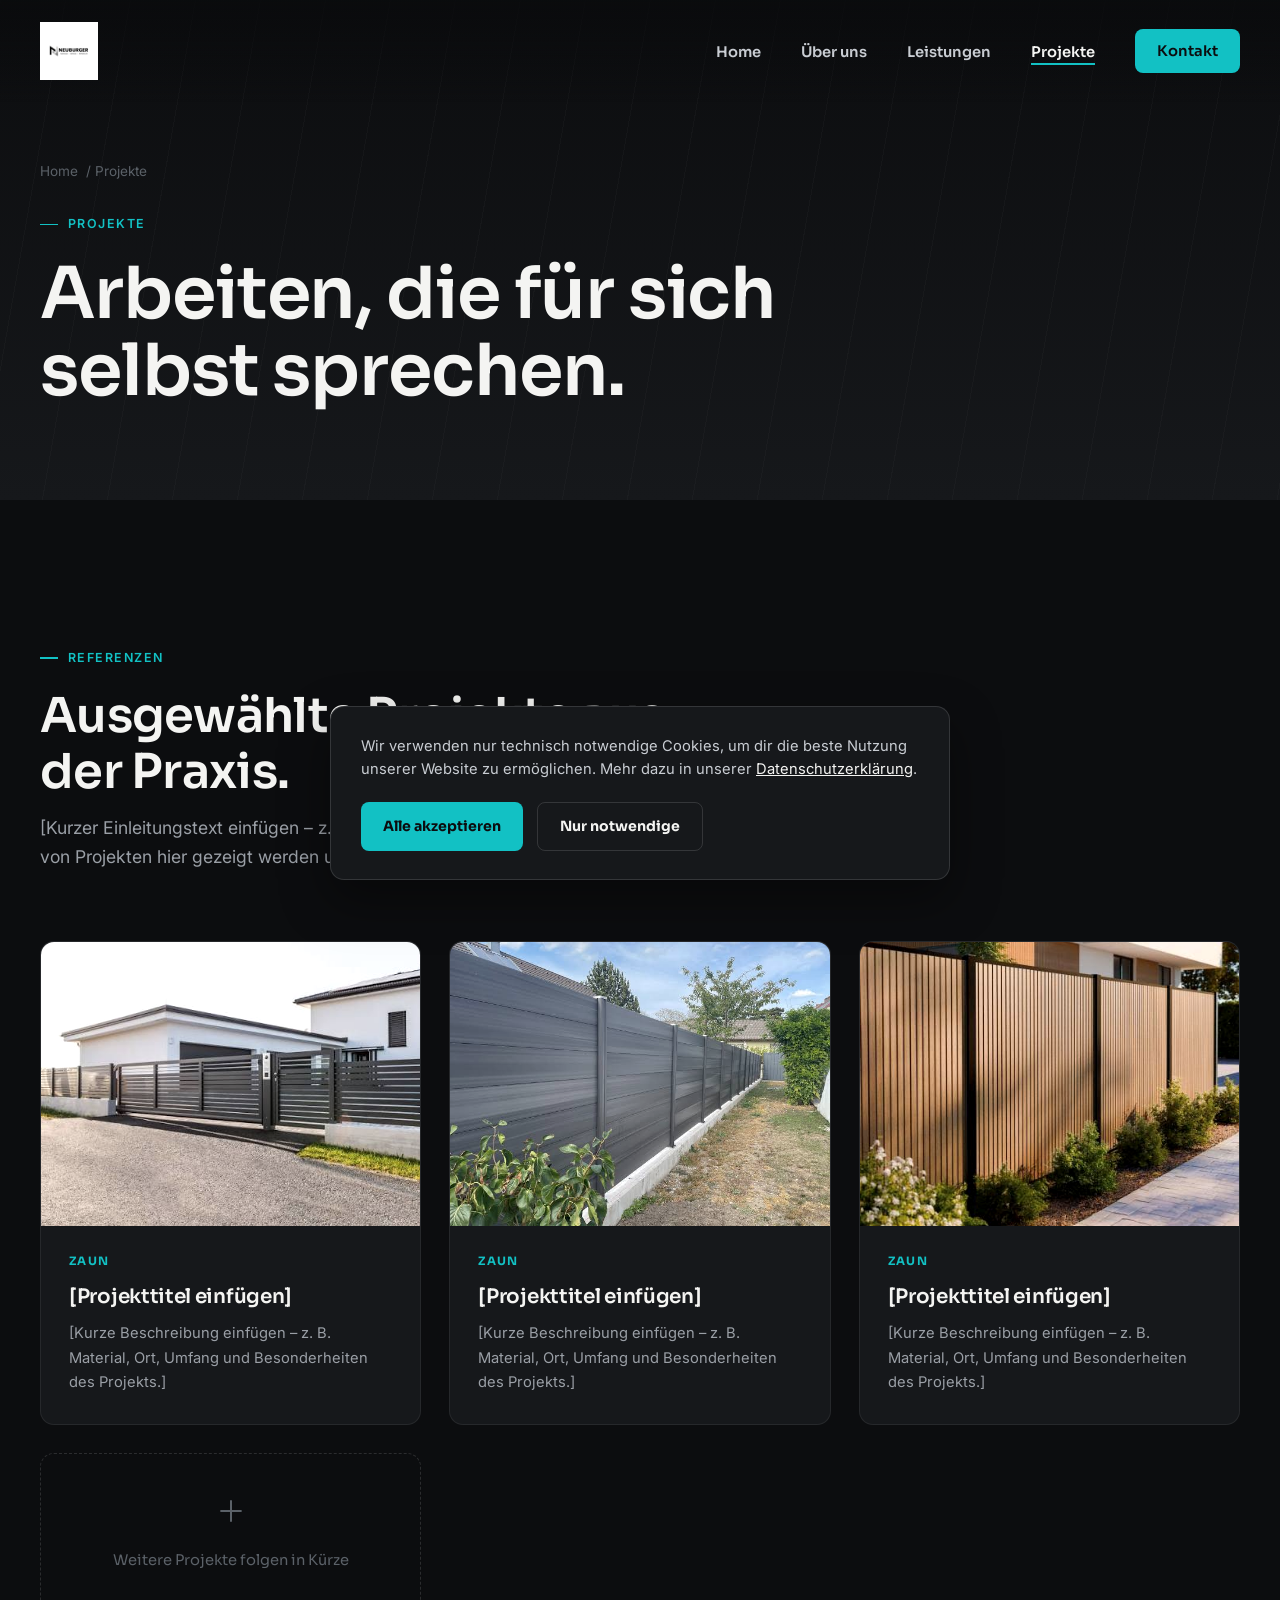
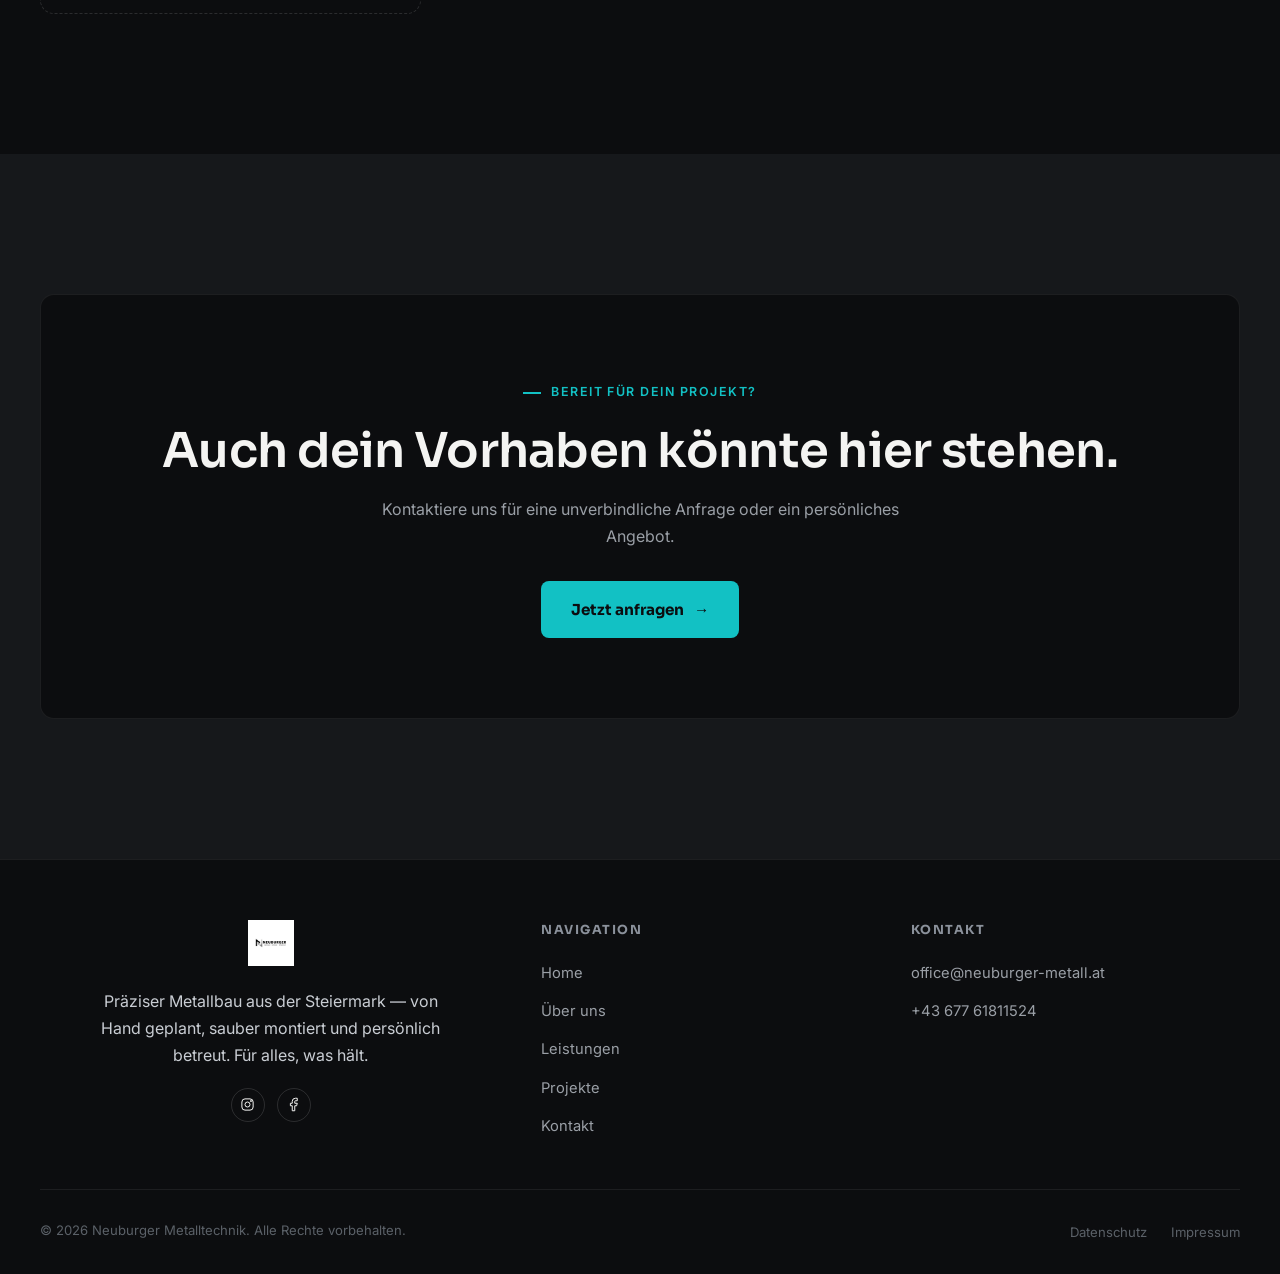
<file: projekte.html>
<!DOCTYPE html>
<html lang="de">
<head>
<meta charset="UTF-8" />
<meta name="viewport" content="width=device-width, initial-scale=1.0" />
<title>Projekte | Neuburger Metalltechnik</title>
<meta name="description" content="Einblicke in bereits umgesetzte Projekte von Neuburger Metalltechnik – Zäune, Tore, Überdachungen und Sonderanfertigungen aus der Steiermark." />

<link rel="preconnect" href="https://fonts.googleapis.com">
<link rel="preconnect" href="https://fonts.gstatic.com" crossorigin>
<link href="https://fonts.googleapis.com/css2?family=Sora:wght@500;600;700&family=Inter:wght@400;500;600&display=swap" rel="stylesheet">

<link rel="stylesheet" href="css/style.css" />
</head>
<body>

<header class="header" id="header">
  <div class="container nav">
    <a href="index.html" class="logo-link">
      <img src="images/logo.jpg" alt="Neuburger Metalltechnik Logo">
    </a>

    <ul class="nav-links" id="navLinks">
      <li><a href="index.html">Home</a></li>
      <li><a href="ueber-uns.html">Über uns</a></li>
      <li><a href="leistungen.html">Leistungen</a></li>
      <li><a href="projekte.html" class="active">Projekte</a></li>
      <li><a href="kontakt.html" class="nav-cta">Kontakt</a></li>
    </ul>

    <button class="menu-btn" id="menuBtn" aria-label="Menü öffnen">
      <span></span><span></span><span></span>
    </button>
  </div>
</header>

<main>

  <section class="page-hero">
    <div class="container">
      <div class="breadcrumb reveal"><a href="index.html">Home</a> / Projekte</div>
      <span class="eyebrow reveal">Projekte</span>
      <h1 class="reveal">Arbeiten, die für sich selbst sprechen.</h1>
    </div>
  </section>

  <section class="section">
    <div class="container">
      <div class="section-head reveal">
        <span class="eyebrow">Referenzen</span>
        <h2>Ausgewählte Projekte aus der Praxis.</h2>
        <p>[Kurzer Einleitungstext einfügen – z. B. ein bis zwei Sätze darüber, welche Art von Projekten hier gezeigt werden und was Kunden erwarten können.]</p>
      </div>

      <div class="project-grid">

        <div class="project-card reveal">
          <div class="project-photo">
            <img src="images/zaun_1.jpg" alt="[Projekttitel einfügen]">
          </div>
          <div class="project-info">
            <span class="project-tag">Zaun</span>
            <h3>[Projekttitel einfügen]</h3>
            <p>[Kurze Beschreibung einfügen – z. B. Material, Ort, Umfang und Besonderheiten des Projekts.]</p>
          </div>
        </div>

        <div class="project-card reveal">
          <div class="project-photo">
            <img src="images/zaun_2.jpg" alt="[Projekttitel einfügen]">
          </div>
          <div class="project-info">
            <span class="project-tag">Zaun</span>
            <h3>[Projekttitel einfügen]</h3>
            <p>[Kurze Beschreibung einfügen – z. B. Material, Ort, Umfang und Besonderheiten des Projekts.]</p>
          </div>
        </div>

        <div class="project-card reveal">
          <div class="project-photo">
            <img src="images/zaun_3.jpg" alt="[Projekttitel einfügen]">
          </div>
          <div class="project-info">
            <span class="project-tag">Zaun</span>
            <h3>[Projekttitel einfügen]</h3>
            <p>[Kurze Beschreibung einfügen – z. B. Material, Ort, Umfang und Besonderheiten des Projekts.]</p>
          </div>
        </div>

        <div class="project-card placeholder reveal">
          <div>
            <div class="icon">
              <svg viewBox="0 0 24 24"><path d="M12 5v14M5 12h14" stroke-linecap="round" stroke-linejoin="round"/></svg>
            </div>
            <span>Weitere Projekte folgen in Kürze</span>
          </div>
        </div>

      </div>
    </div>
  </section>

  <section class="section alt">
    <div class="container">
      <div class="detail-row reveal" style="border:1px solid var(--border); border-radius:var(--radius-lg); grid-template-columns:1fr; text-align:center; padding:80px 40px; position:relative; overflow:hidden;">
        <div style="position:relative; z-index:2;">
          <span class="eyebrow" style="justify-content:center;">Bereit für dein Projekt?</span>
          <h2 style="margin-bottom:18px;">Auch dein Vorhaben könnte hier stehen.</h2>
          <p style="max-width:520px; margin:0 auto 32px;">Kontaktiere uns für eine unverbindliche Anfrage oder ein persönliches Angebot.</p>
          <a href="kontakt.html" class="btn primary">Jetzt anfragen <span class="btn-arrow">→</span></a>
        </div>
      </div>
    </div>
  </section>

</main>

<footer class="footer">
  <div class="container">
    <div class="footer-top">
      <div class="footer-brand">
        <img src="images/logo.jpg" alt="Neuburger Metalltechnik">
        <p>Präziser Metallbau aus der Steiermark — von Hand geplant, sauber montiert und persönlich betreut. Für alles, was hält.</p>
        <div class="footer-social" style="margin-top:18px;">
          <a href="https://www.instagram.com/neuburger_metalltechnik/" aria-label="Instagram" target="_blank" rel="noopener">
            <svg viewBox="0 0 24 24"><rect x="3" y="3" width="18" height="18" rx="5"/><circle cx="12" cy="12" r="4"/><circle cx="17.5" cy="6.5" r="1"/></svg>
          </a>
          <a href="https://www.facebook.com/people/Neuburger-Metalltechnik/61586759894899/?locale=de_DE" aria-label="Facebook" target="_blank" rel="noopener">
            <svg viewBox="0 0 24 24"><path d="M18 2h-3a5 5 0 0 0-5 5v3H7v4h3v8h4v-8h3l1-4h-4V7a1 1 0 0 1 1-1h3z"/></svg>
          </a>
        </div>
      </div>

      <div class="footer-col">
        <h4>Navigation</h4>
        <ul>
          <li><a href="index.html">Home</a></li>
          <li><a href="ueber-uns.html">Über uns</a></li>
          <li><a href="leistungen.html">Leistungen</a></li>
          <li><a href="projekte.html">Projekte</a></li>
          <li><a href="kontakt.html">Kontakt</a></li>
        </ul>
      </div>

      <div class="footer-col">
        <h4>Kontakt</h4>
        <ul>
          <li><a href="mailto:office@neuburger-metall.at">office@neuburger-metall.at</a></li>
          <li><a href="tel:+4367761811524">+43 677 61811524</a></li>
        </ul>
      </div>
    </div>

    <div class="footer-bottom">
      <p>© 2026 Neuburger Metalltechnik. Alle Rechte vorbehalten.</p>
      <ul class="footer-legal">
        <li><a href="datenschutz.html">Datenschutz</a></li>
        <li><a href="impressum.html">Impressum</a></li>
      </ul>
    </div>
  </div>
</footer>

<div class="cookie-banner" id="cookieBanner">
  <p>Wir verwenden nur technisch notwendige Cookies, um dir die beste Nutzung unserer Website zu ermöglichen. Mehr dazu in unserer <a href="datenschutz.html">Datenschutzerklärung</a>.</p>
  <div class="cookie-actions">
    <button type="button" class="btn primary" id="cookieAccept">Alle akzeptieren</button>
    <button type="button" class="btn secondary" id="cookieDecline">Nur notwendige</button>
  </div>
</div>

<script src="js/script.js"></script>
</body>
</html>
</file>
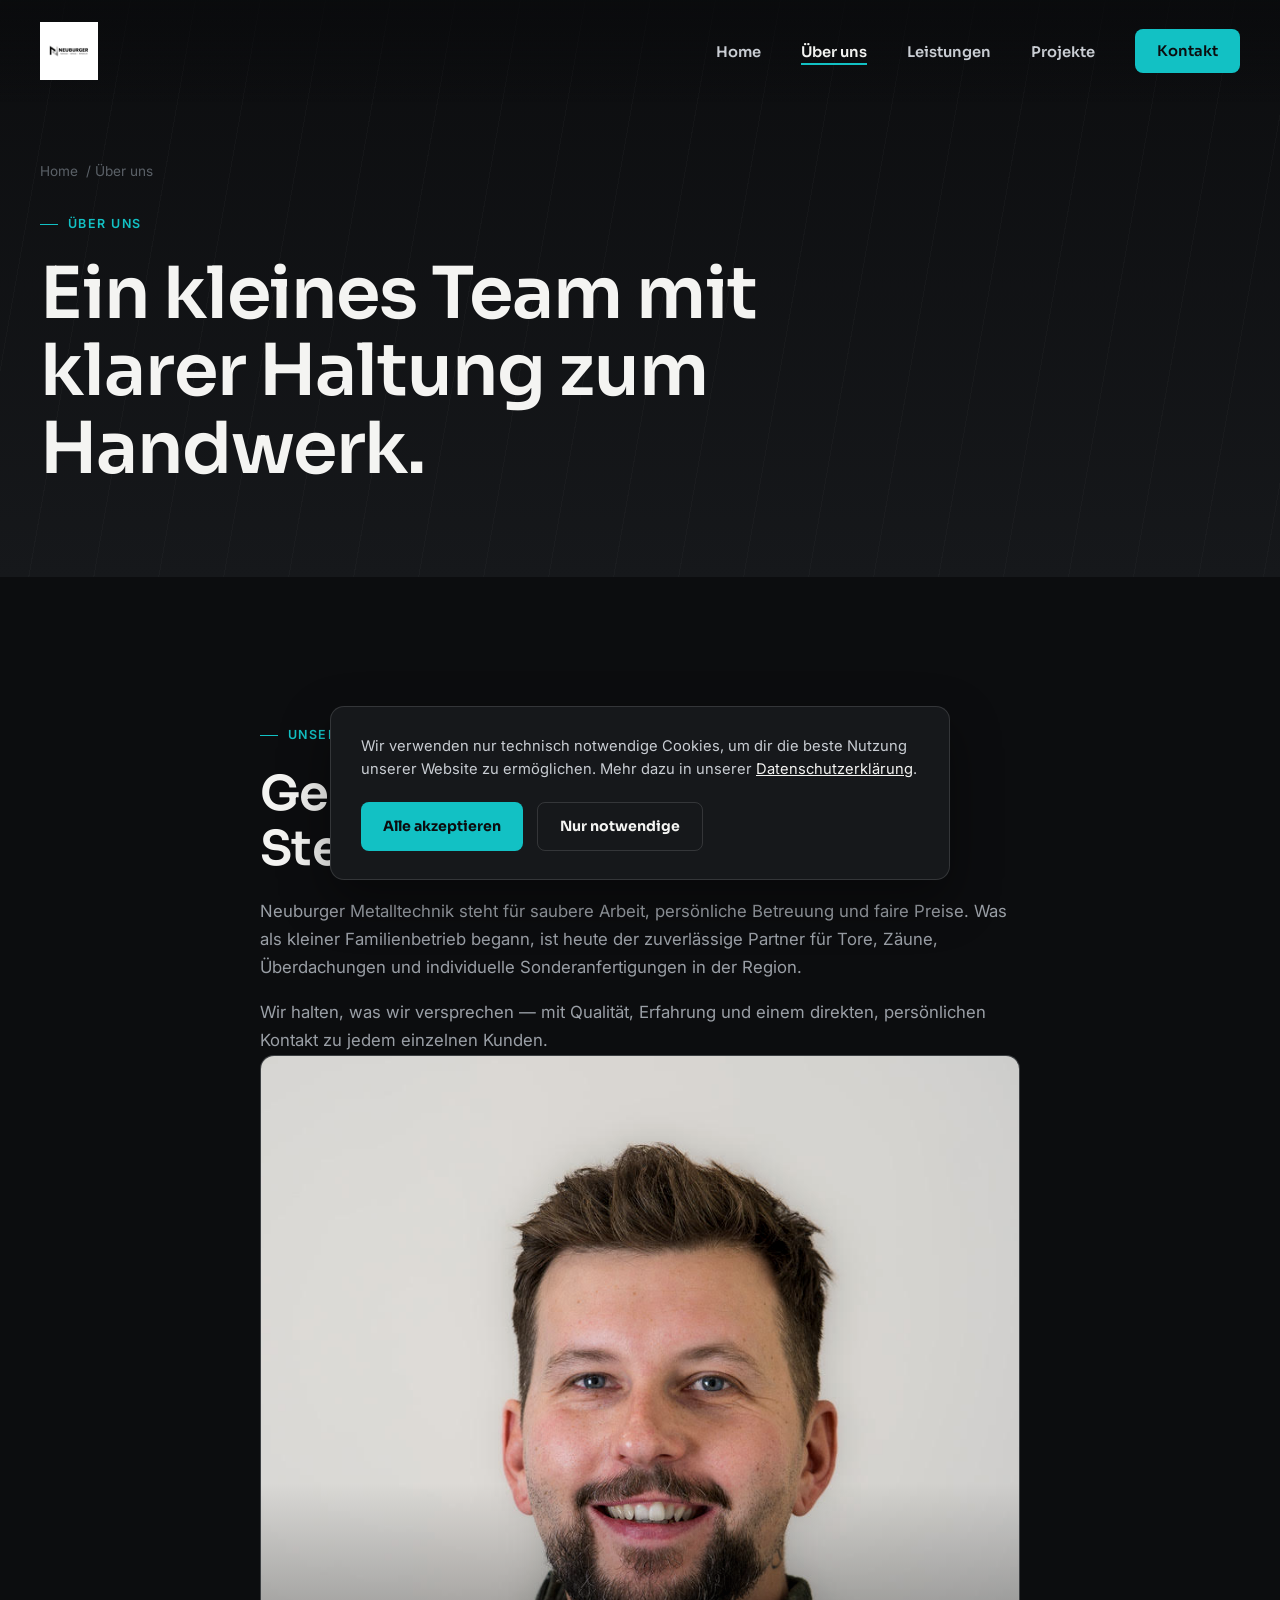
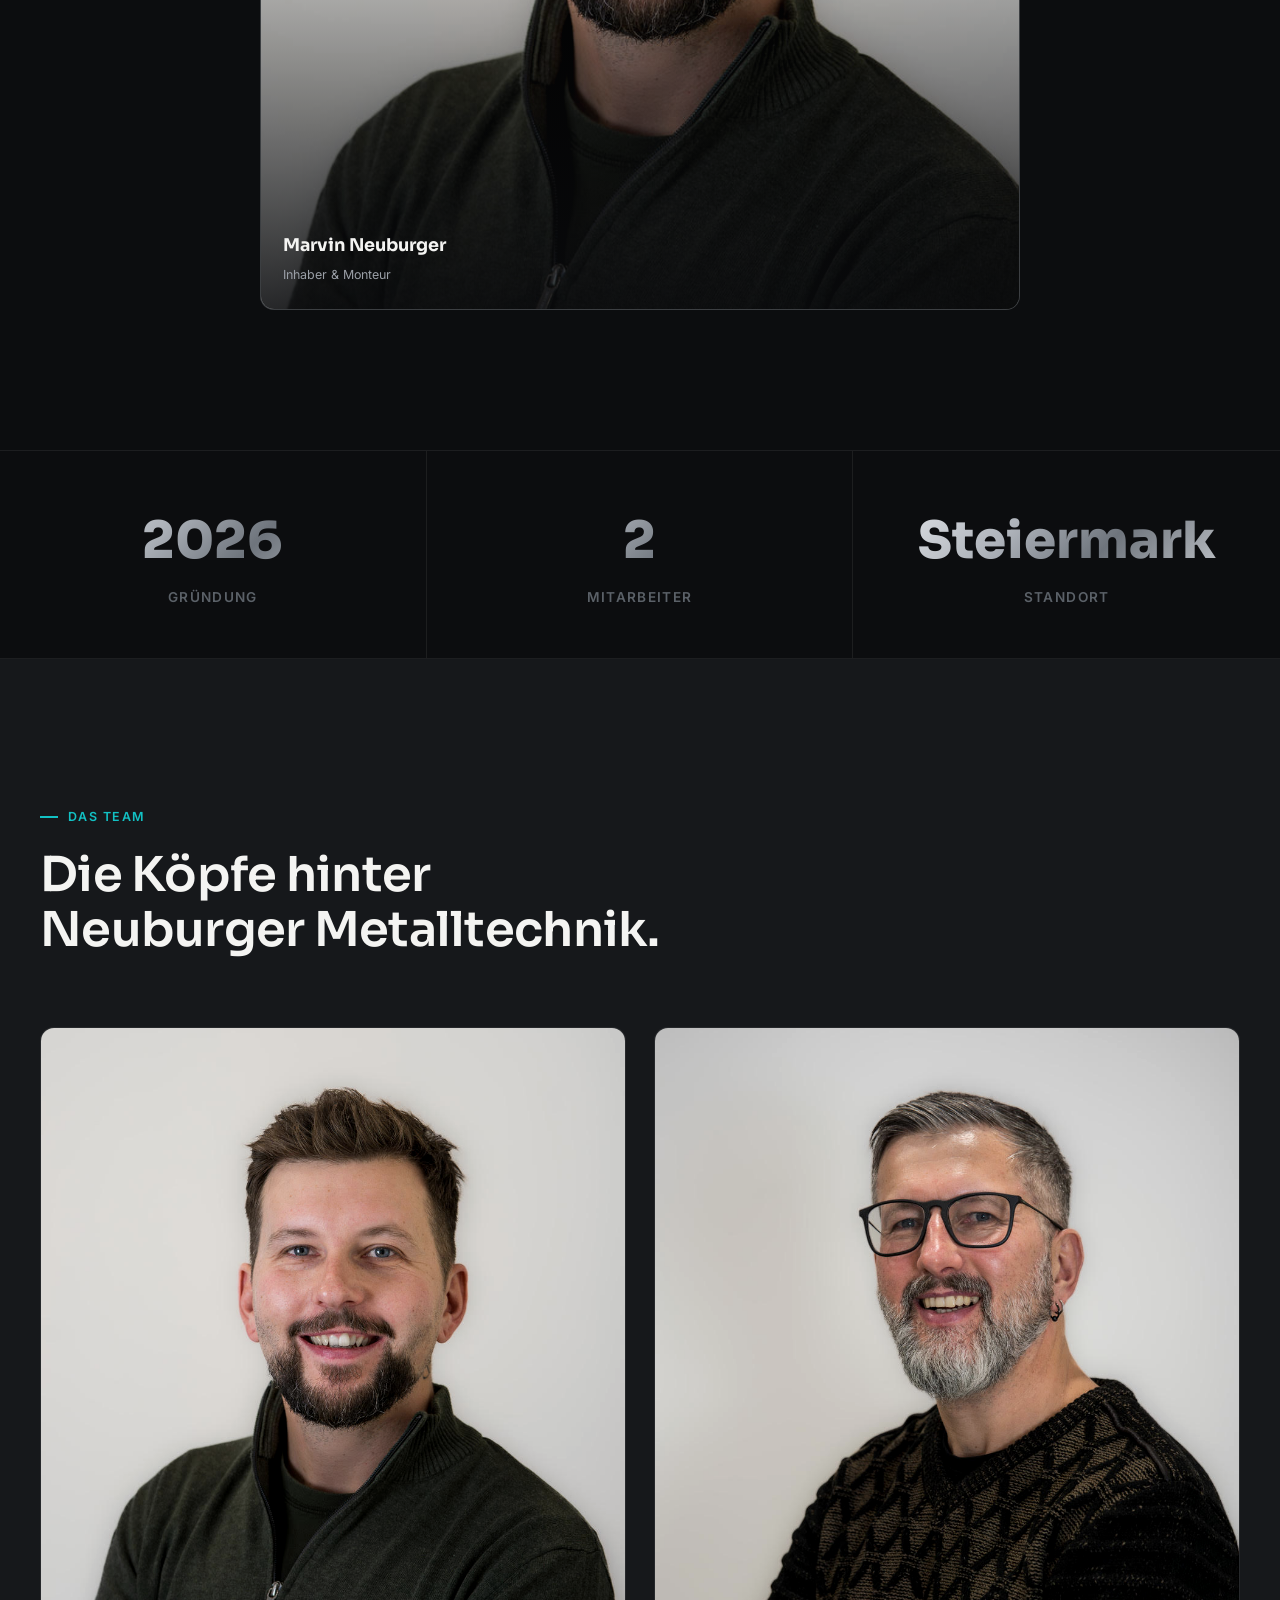
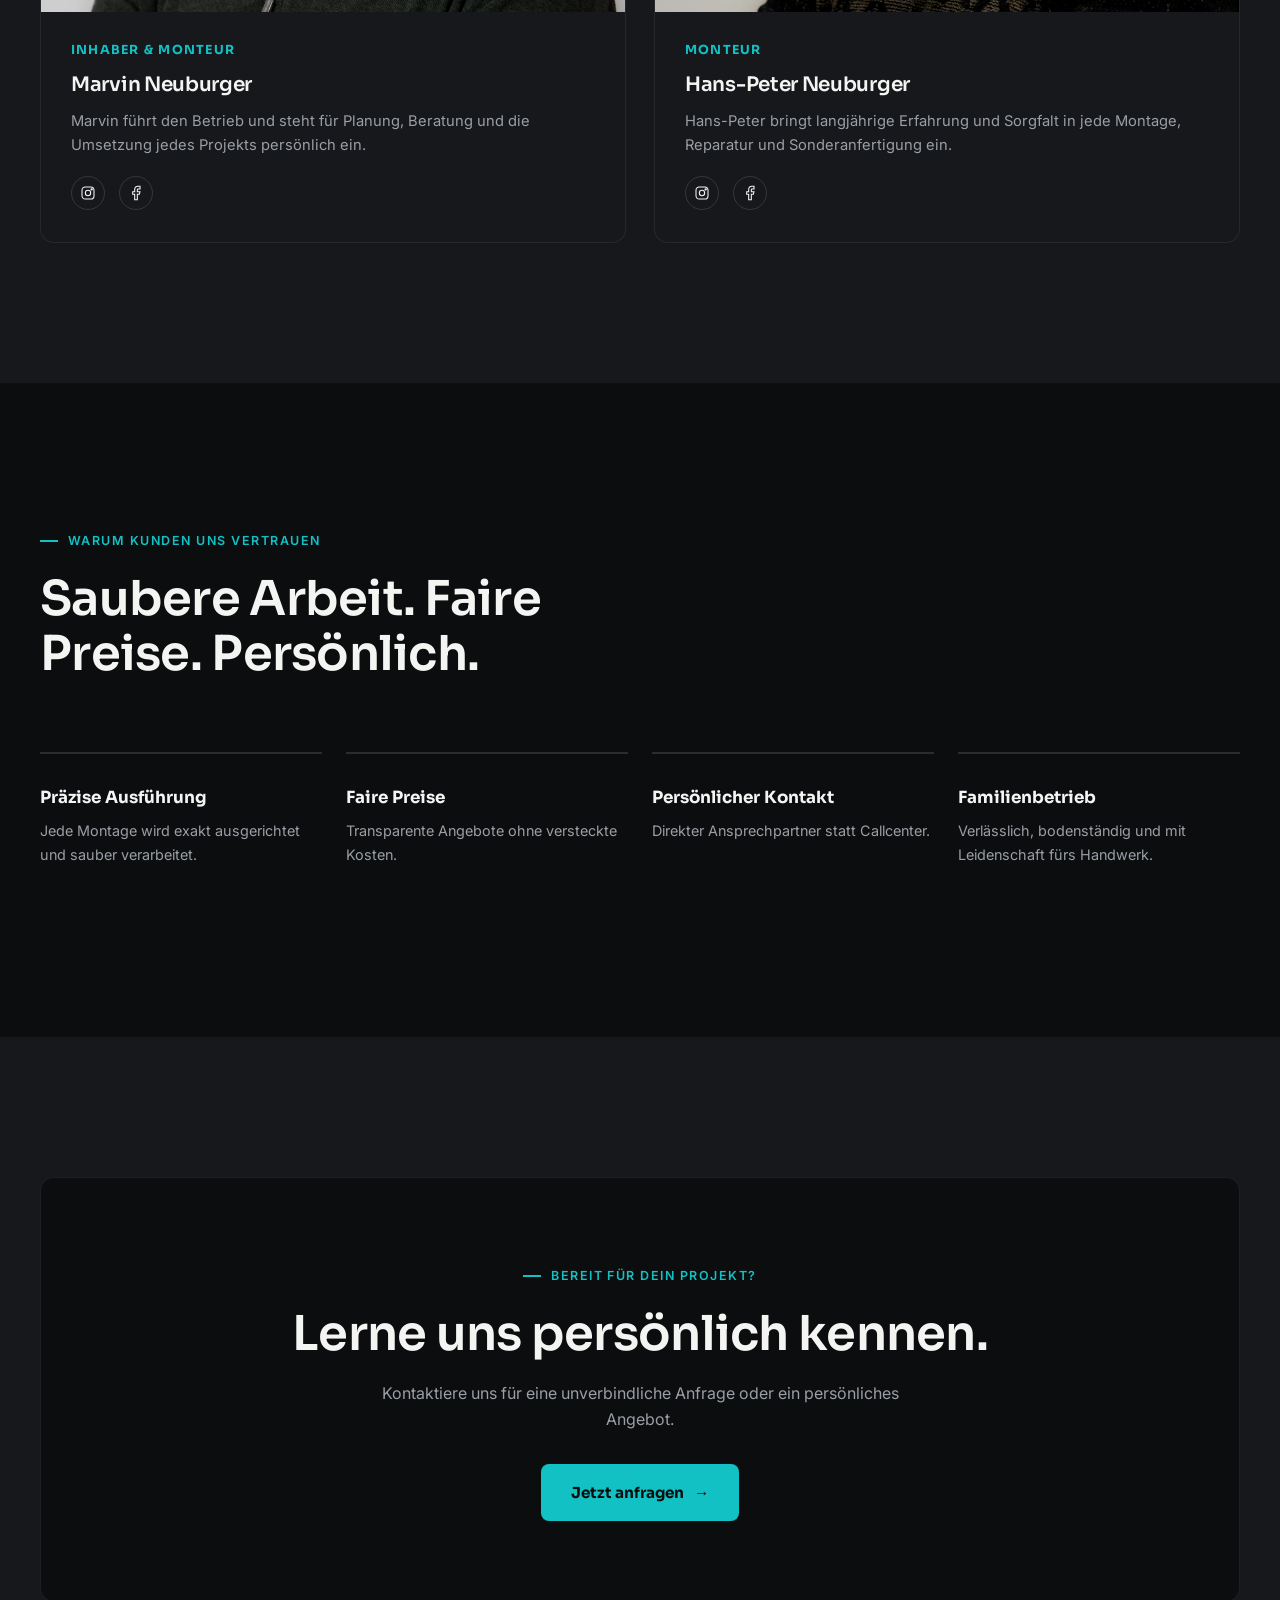
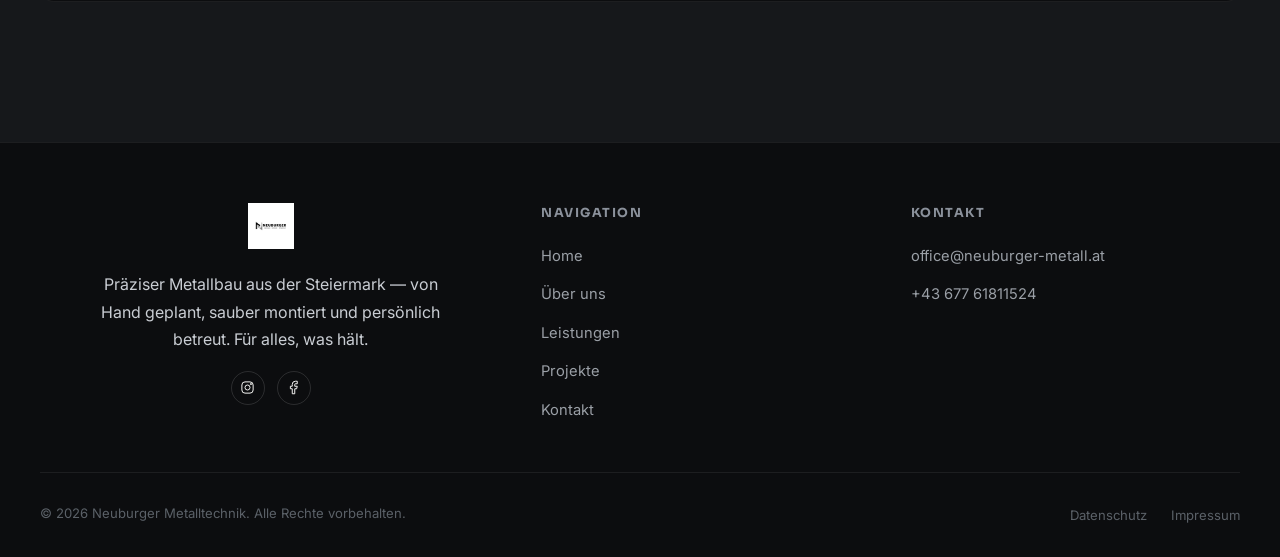
<file: ueber-uns.html>
<!DOCTYPE html>
<html lang="de">
<head>
<meta charset="UTF-8" />
<meta name="viewport" content="width=device-width, initial-scale=1.0" />
<title>Über uns | Neuburger Metalltechnik</title>
<meta name="description" content="Lernen Sie Neuburger Metalltechnik kennen – ein Familienbetrieb in der Steiermark mit Leidenschaft für präzisen Metallbau." />

<link rel="preconnect" href="https://fonts.googleapis.com">
<link rel="preconnect" href="https://fonts.gstatic.com" crossorigin>
<link href="https://fonts.googleapis.com/css2?family=Sora:wght@500;600;700&family=Inter:wght@400;500;600&display=swap" rel="stylesheet">

<link rel="stylesheet" href="css/style.css" />
</head>
<body>

<header class="header" id="header">
  <div class="container nav">
    <a href="index.html" class="logo-link">
      <img src="images/logo.jpg" alt="Neuburger Metalltechnik Logo">
    </a>

    <ul class="nav-links" id="navLinks">
      <li><a href="index.html">Home</a></li>
      <li><a href="ueber-uns.html" class="active">Über uns</a></li>
      <li><a href="leistungen.html">Leistungen</a></li>
      <li><a href="projekte.html">Projekte</a></li>
      <li><a href="kontakt.html" class="nav-cta">Kontakt</a></li>
    </ul>

    <button class="menu-btn" id="menuBtn" aria-label="Menü öffnen">
      <span></span><span></span><span></span>
    </button>
  </div>
</header>

<main>

  <section class="page-hero">
    <div class="container">
      <div class="breadcrumb reveal"><a href="index.html">Home</a> / Über uns</div>
      <span class="eyebrow reveal">Über uns</span>
      <h1 class="reveal">Ein kleines Team mit klarer Haltung zum Handwerk.</h1>
    </div>
  </section>

  <section class="section">
    <div class="container">
      <div class="hero-grid" style="align-items:center;">
        <div class="reveal">
          <span class="eyebrow">Unsere Geschichte</span>
          <h2 style="margin-bottom:22px;">Gegründet 2026 in der Steiermark.</h2>
          <p style="font-size:1.05rem; margin-bottom:18px;">Neuburger Metalltechnik steht für saubere Arbeit, persönliche Betreuung und faire Preise. Was als kleiner Familienbetrieb begann, ist heute der zuverlässige Partner für Tore, Zäune, Überdachungen und individuelle Sonderanfertigungen in der Region.</p>
          <p style="font-size:1.05rem;">Wir halten, was wir versprechen — mit Qualität, Erfahrung und einem direkten, persönlichen Kontakt zu jedem einzelnen Kunden.</p>
        </div>

        <div class="hero-visual reveal" style="aspect-ratio:4/4.5;">
          <img src="images/team-marvin.jpg" alt="Hans-Peter Neuburger bei der Arbeit">
          <div class="hero-visual-tag">
            <div>
              <strong>Marvin Neuburger</strong>
              <span>Inhaber & Monteur</span>
            </div>
          </div>
        </div>
      </div>
    </div>
  </section>

  <div class="stats-strip">
    <div class="stat reveal">
      <strong>2026</strong>
      <span>Gründung</span>
    </div>
    <div class="stat reveal">
      <strong>2</strong>
      <span>Mitarbeiter</span>
    </div>
    <div class="stat reveal">
      <strong>Steiermark</strong>
      <span>Standort</span>
    </div>
  </div>

  <section class="section alt">
    <div class="container">
      <div class="section-head reveal">
        <span class="eyebrow">Das Team</span>
        <h2>Die Köpfe hinter Neuburger Metalltechnik.</h2>
      </div>

      <div class="team-grid">
        <div class="team-card reveal">
          <div class="team-photo">
            <img src="images/team-marvin.jpg" alt="Marvin Neuburger">
          </div>
          <div class="team-info">
            <span class="role">Inhaber & Monteur</span>
            <h3>Marvin Neuburger</h3>
            <p>Marvin führt den Betrieb und steht für Planung, Beratung und die Umsetzung jedes Projekts persönlich ein.</p>
            <div class="team-social">
              <a href="https://www.instagram.com/neuburger_metalltechnik/" aria-label="Instagram" target="_blank" rel="noopener">
                <svg viewBox="0 0 24 24"><rect x="3" y="3" width="18" height="18" rx="5"/><circle cx="12" cy="12" r="4"/><circle cx="17.5" cy="6.5" r="1"/></svg>
              </a>
              <a href="https://www.facebook.com/people/Neuburger-Metalltechnik/61586759894899/?locale=de_DE" aria-label="Facebook" target="_blank" rel="noopener">
                <svg viewBox="0 0 24 24"><path d="M18 2h-3a5 5 0 0 0-5 5v3H7v4h3v8h4v-8h3l1-4h-4V7a1 1 0 0 1 1-1h3z"/></svg>
              </a>
            </div>
          </div>
        </div>

        <div class="team-card reveal">
          <div class="team-photo">
            <img src="images/team-hans-peter.jpg" alt="Hans-Peter Neuburger">
          </div>
          <div class="team-info">
            <span class="role">Monteur</span>
            <h3>Hans-Peter Neuburger</h3>
            <p>Hans-Peter bringt langjährige Erfahrung und Sorgfalt in jede Montage, Reparatur und Sonderanfertigung ein.</p>
            <div class="team-social">
              <a href="https://www.instagram.com/neuburger_metalltechnik/" aria-label="Instagram" target="_blank" rel="noopener">
                <svg viewBox="0 0 24 24"><rect x="3" y="3" width="18" height="18" rx="5"/><circle cx="12" cy="12" r="4"/><circle cx="17.5" cy="6.5" r="1"/></svg>
              </a>
              <a href="https://www.facebook.com/people/Neuburger-Metalltechnik/61586759894899/?locale=de_DE" aria-label="Facebook" target="_blank" rel="noopener">
                <svg viewBox="0 0 24 24"><path d="M18 2h-3a5 5 0 0 0-5 5v3H7v4h3v8h4v-8h3l1-4h-4V7a1 1 0 0 1 1-1h3z"/></svg>
              </a>
            </div>
          </div>
        </div>
      </div>
    </div>
  </section>

  <section class="section">
    <div class="container">
      <div class="section-head reveal">
        <span class="eyebrow">Warum Kunden uns vertrauen</span>
        <h2>Saubere Arbeit. Faire Preise. Persönlich.</h2>
      </div>

      <div class="values-grid">
        <div class="value-item reveal">
          <strong>Präzise Ausführung</strong>
          <p>Jede Montage wird exakt ausgerichtet und sauber verarbeitet.</p>
        </div>
        <div class="value-item reveal">
          <strong>Faire Preise</strong>
          <p>Transparente Angebote ohne versteckte Kosten.</p>
        </div>
        <div class="value-item reveal">
          <strong>Persönlicher Kontakt</strong>
          <p>Direkter Ansprechpartner statt Callcenter.</p>
        </div>
        <div class="value-item reveal">
          <strong>Familienbetrieb</strong>
          <p>Verlässlich, bodenständig und mit Leidenschaft fürs Handwerk.</p>
        </div>
      </div>
    </div>
  </section>

  <section class="section alt">
    <div class="container">
      <div class="detail-row reveal" style="border:1px solid var(--border); border-radius:var(--radius-lg); grid-template-columns:1fr; text-align:center; padding:80px 40px; position:relative; overflow:hidden;">
        <div style="position:relative; z-index:2;">
          <span class="eyebrow" style="justify-content:center;">Bereit für dein Projekt?</span>
          <h2 style="margin-bottom:18px;">Lerne uns persönlich kennen.</h2>
          <p style="max-width:520px; margin:0 auto 32px;">Kontaktiere uns für eine unverbindliche Anfrage oder ein persönliches Angebot.</p>
          <a href="kontakt.html" class="btn primary">Jetzt anfragen <span class="btn-arrow">→</span></a>
        </div>
      </div>
    </div>
  </section>

</main>

<footer class="footer">
  <div class="container">
    <div class="footer-top">
      <div class="footer-brand">
        <img src="images/logo.jpg" alt="Neuburger Metalltechnik">
        <p>Präziser Metallbau aus der Steiermark — von Hand geplant, sauber montiert und persönlich betreut. Für alles, was hält.</p>
        <div class="footer-social" style="margin-top:18px;">
          <a href="https://www.instagram.com/neuburger_metalltechnik/" aria-label="Instagram" target="_blank" rel="noopener">
            <svg viewBox="0 0 24 24"><rect x="3" y="3" width="18" height="18" rx="5"/><circle cx="12" cy="12" r="4"/><circle cx="17.5" cy="6.5" r="1"/></svg>
          </a>
          <a href="https://www.facebook.com/people/Neuburger-Metalltechnik/61586759894899/?locale=de_DE" aria-label="Facebook" target="_blank" rel="noopener">
            <svg viewBox="0 0 24 24"><path d="M18 2h-3a5 5 0 0 0-5 5v3H7v4h3v8h4v-8h3l1-4h-4V7a1 1 0 0 1 1-1h3z"/></svg>
          </a>
        </div>
      </div>

      <div class="footer-col">
        <h4>Navigation</h4>
        <ul>
          <li><a href="index.html">Home</a></li>
          <li><a href="ueber-uns.html">Über uns</a></li>
          <li><a href="leistungen.html">Leistungen</a></li>
          <li><a href="projekte.html">Projekte</a></li>
          <li><a href="kontakt.html">Kontakt</a></li>
        </ul>
      </div>

      <div class="footer-col">
        <h4>Kontakt</h4>
        <ul>
          <li><a href="mailto:office@neuburger-metall.at">office@neuburger-metall.at</a></li>
          <li><a href="tel:+4367761811524">+43 677 61811524</a></li>
        </ul>
      </div>
    </div>

    <div class="footer-bottom">
      <p>© 2026 Neuburger Metalltechnik. Alle Rechte vorbehalten.</p>
      <ul class="footer-legal">
        <li><a href="datenschutz.html">Datenschutz</a></li>
        <li><a href="impressum.html">Impressum</a></li>
      </ul>
    </div>
  </div>
</footer>

<div class="cookie-banner" id="cookieBanner">
  <p>Wir verwenden nur technisch notwendige Cookies, um dir die beste Nutzung unserer Website zu ermöglichen. Mehr dazu in unserer <a href="datenschutz.html">Datenschutzerklärung</a>.</p>
  <div class="cookie-actions">
    <button type="button" class="btn primary" id="cookieAccept">Alle akzeptieren</button>
    <button type="button" class="btn secondary" id="cookieDecline">Nur notwendige</button>
  </div>
</div>

<script src="js/script.js"></script>
</body>
</html>
</file>
<file: css/style.css>
/* ===================================================================
   NEUBURGER METALLTECHNIK — Premium Industrial Stylesheet
   Aufbau:
   1. Variablen & Reset
   2. Typografie
   3. Layout-Hilfen
   4. Navigation
   5. Buttons
   6. Hero
   7. Sections allgemein
   8. Leistungen / Cards
   9. Team
   10. Stats / Werte
   11. Prozess
   12. Kontaktformular
   13. Footer
   14. Animationen
   15. Responsive
=================================================================== */


/* ===================== 1. VARIABLEN & RESET ===================== */

:root {
  /* Farben */
  --black: #0c0d0f;
  --anthracite: #16181b;
  --anthracite-light: #1f2226;
  --steel-1: #c9cdd3;
  --steel-2: #8b919b;
  --steel-3: #5b6168;
  --steel-gradient: linear-gradient(135deg, #e8eaed 0%, #aeb3ba 35%, #6e747c 60%, #d4d7db 100%);
  --spark: #12c1c4;
  --spark-light: #4bd6d8;
  --off-white: #f4f4f2;
  --muted: #9a9fa6;
  --border: rgba(255, 255, 255, 0.07);
  --border-strong: rgba(255, 255, 255, 0.13);
  --shadow-deep: 0 30px 80px rgba(0, 0, 0, 0.55);
  --radius: 8px;
  --radius-lg: 14px;
}

* {
  margin: 0;
  padding: 0;
  box-sizing: border-box;
}

html {
  scroll-behavior: smooth;
}

body {
  background: var(--black);
  color: var(--off-white);
  font-family: "Inter", Arial, sans-serif;
  line-height: 1.65;
  overflow-x: hidden;
}

a {
  color: inherit;
  text-decoration: none;
}

img {
  max-width: 100%;
  display: block;
}

button, input, textarea {
  font: inherit;
  color: inherit;
}

::selection {
  background: var(--spark);
  color: var(--black);
}


/* ===================== 2. TYPOGRAFIE ===================== */

h1, h2, h3, h4 {
  font-family: "Sora", Arial, sans-serif;
  font-weight: 600;
  letter-spacing: -0.015em;
  color: var(--off-white);
}

h1 {
  font-size: clamp(2.6rem, 5.6vw, 4.6rem);
  line-height: 1.08;
  font-weight: 600;
}

h2 {
  font-size: clamp(2rem, 3.8vw, 3rem);
  line-height: 1.15;
  font-weight: 600;
}

h3 {
  font-size: 1.25rem;
  line-height: 1.4;
  font-weight: 600;
}

p {
  color: var(--muted);
}

.eyebrow {
  display: inline-flex;
  align-items: center;
  gap: 10px;
  font-family: "Inter", Arial, sans-serif;
  font-size: 0.78rem;
  font-weight: 600;
  letter-spacing: 0.12em;
  text-transform: uppercase;
  color: var(--spark);
  margin-bottom: 20px;
}

.eyebrow::before {
  content: "";
  width: 18px;
  height: 1.5px;
  background: var(--spark);
}


/* ===================== 3. LAYOUT-HILFEN ===================== */

.container {
  width: min(1200px, calc(100% - 48px));
  margin: 0 auto;
}

.section {
  padding: 140px 0;
  position: relative;
}

.section-head {
  max-width: 640px;
  margin-bottom: 70px;
}

.section-head p {
  font-size: 1.1rem;
  margin-top: 14px;
}

.section-head.center {
  margin-left: auto;
  margin-right: auto;
  text-align: center;
}

.divider {
  height: 1px;
  width: 100%;
  background: var(--border);
}


/* ===================== 4. NAVIGATION ===================== */

.header {
  position: fixed;
  top: 0;
  left: 0;
  width: 100%;
  z-index: 1000;
  padding: 22px 0;
  transition: 0.3s ease;
  background: linear-gradient(to bottom, rgba(10,11,13,0.85), transparent);
}

.header.scrolled {
  padding: 14px 0;
  background: rgba(10, 11, 13, 0.88);
  backdrop-filter: blur(16px);
  border-bottom: 1px solid var(--border);
}

.nav {
  display: flex;
  align-items: center;
  justify-content: space-between;
}

.logo-link {
  display: flex;
  align-items: center;
  gap: 12px;
}

.logo-link img {
  height: 58px;
  width: auto;
}

.nav-links {
  display: flex;
  align-items: center;
  gap: 40px;
  list-style: none;
}

.nav-links a {
  font-family: "Sora", Arial, sans-serif;
  font-size: 0.92rem;
  font-weight: 600;
  color: var(--steel-1);
  position: relative;
  padding-bottom: 4px;
  transition: 0.25s ease;
}

.nav-links a::after {
  content: "";
  position: absolute;
  left: 0;
  bottom: 0;
  width: 0;
  height: 2px;
  background: var(--spark);
  transition: 0.3s ease;
}

.nav-links a:hover {
  color: var(--off-white);
}

.nav-links a:hover::after,
.nav-links a.active::after {
  width: 100%;
}

.nav-links a.active {
  color: var(--off-white);
}

.nav-links a.nav-cta {
  display: inline-flex;
  align-items: center;
  justify-content: center;
  padding: 10px 22px;
  background: var(--spark);
  color: var(--black);
  border-radius: var(--radius);
}

.nav-links a.nav-cta::after {
  display: none;
}

.nav-links a.nav-cta:hover,
.nav-links a.nav-cta.active {
  background: var(--spark-light);
  color: var(--black);
}

.menu-btn {
  display: none;
  background: none;
  border: none;
  cursor: pointer;
  width: 30px;
  height: 22px;
  position: relative;
  z-index: 1100;
}

.menu-btn span {
  position: absolute;
  left: 0;
  width: 100%;
  height: 2px;
  background: var(--off-white);
  transition: 0.3s ease;
}

.menu-btn span:nth-child(1) { top: 0; }
.menu-btn span:nth-child(2) { top: 10px; }
.menu-btn span:nth-child(3) { top: 20px; }

.menu-btn.active span:nth-child(1) {
  top: 10px;
  transform: rotate(45deg);
}

.menu-btn.active span:nth-child(2) {
  opacity: 0;
}

.menu-btn.active span:nth-child(3) {
  top: 10px;
  transform: rotate(-45deg);
}


/* ===================== 5. BUTTONS ===================== */

.btn {
  display: inline-flex;
  align-items: center;
  gap: 10px;
  padding: 16px 30px;
  font-family: "Sora", Arial, sans-serif;
  font-weight: 700;
  font-size: 0.95rem;
  border-radius: var(--radius);
  border: none;
  cursor: pointer;
  transition: 0.3s ease;
  white-space: nowrap;
}

.btn.primary {
  background: var(--spark);
  color: var(--black);
}

.btn.primary:hover {
  background: var(--spark-light);
  transform: translateY(-2px);
  box-shadow: 0 16px 36px rgba(18, 193, 196, 0.25);
}

.btn.secondary {
  background: transparent;
  color: var(--off-white);
  border: 1px solid var(--border-strong);
}

.btn.secondary:hover {
  border-color: var(--steel-1);
  background: rgba(255, 255, 255, 0.04);
}

.btn-arrow {
  transition: 0.3s ease;
}

.btn:hover .btn-arrow {
  transform: translateX(4px);
}


/* ===================== 6. HERO ===================== */

.hero {
  position: relative;
  min-height: 92vh;
  display: flex;
  align-items: center;
  justify-content: center;
  padding: 160px 0 100px;
  background: var(--black);
  overflow: hidden;
  text-align: center;
}

.hero::before {
  content: "";
  position: absolute;
  inset: 0;
  background: radial-gradient(ellipse 1100px 650px at 50% 0%, rgba(18,193,196,0.10), transparent 65%);
  pointer-events: none;
}

.hero-grid {
  display: flex;
  flex-direction: column;
  align-items: center;
  position: relative;
  z-index: 2;
  max-width: 760px;
  margin: 0 auto;
}

.hero-tag {
  font-family: "Inter", Arial, sans-serif;
  font-size: 0.82rem;
  font-weight: 600;
  letter-spacing: 0.08em;
  text-transform: uppercase;
  color: var(--steel-2);
  margin-bottom: 26px;
  display: flex;
  align-items: center;
  justify-content: center;
  gap: 10px;
}

.hero-tag .dot {
  width: 6px;
  height: 6px;
  border-radius: 50%;
  background: var(--spark);
  box-shadow: 0 0 10px var(--spark);
}

.hero h1 {
  margin-bottom: 28px;
}

.hero h1 span {
  color: var(--spark);
}

.hero p.lead {
  font-size: 1.2rem;
  max-width: 560px;
  margin: 0 auto 44px;
  color: var(--steel-1);
}

.hero-actions {
  display: flex;
  gap: 16px;
  flex-wrap: wrap;
  justify-content: center;
}

.hero-visual {
  position: relative;
  aspect-ratio: 4/5;
  border-radius: var(--radius-lg);
  overflow: hidden;
  border: 1px solid var(--border-strong);
  background: var(--anthracite-light);
}

.hero-visual img {
  width: 100%;
  height: 100%;
  object-fit: cover;
  filter: grayscale(15%) contrast(1.05);
}

.hero-visual::after {
  content: "";
  position: absolute;
  inset: 0;
  background: linear-gradient(180deg, transparent 50%, rgba(10,11,13,0.85) 100%);
}

.hero-visual-tag {
  position: absolute;
  bottom: 22px;
  left: 22px;
  right: 22px;
  z-index: 3;
  display: flex;
  justify-content: space-between;
  align-items: flex-end;
}

.hero-visual-tag strong {
  display: block;
  font-family: "Sora", Arial, sans-serif;
  font-size: 1.1rem;
}

.hero-visual-tag span {
  font-size: 0.78rem;
  color: var(--muted);
}


/* ===================== 7. SECTIONS ALLGEMEIN ===================== */

.page-hero {
  padding: 160px 0 90px;
  background: linear-gradient(180deg, var(--black) 0%, var(--anthracite) 100%);
  position: relative;
}

.page-hero::before {
  content: "";
  position: absolute;
  inset: 0;
  background-image:
    repeating-linear-gradient(100deg, rgba(255,255,255,0.025) 0px, rgba(255,255,255,0.025) 1px, transparent 1px, transparent 64px);
  pointer-events: none;
}

.page-hero .container {
  position: relative;
  z-index: 2;
}

.page-hero h1 {
  max-width: 760px;
}

.breadcrumb {
  display: flex;
  align-items: center;
  gap: 8px;
  font-size: 0.85rem;
  color: var(--steel-3);
  margin-bottom: 24px;
}

.breadcrumb a:hover {
  color: var(--spark);
}

.section.alt {
  background: var(--anthracite);
}


/* ===================== 8. LEISTUNGEN / CARDS ===================== */

.services-grid {
  display: grid;
  grid-template-columns: repeat(4, 1fr);
  gap: 1px;
  background: var(--border);
  border: 1px solid var(--border);
}

.service-card {
  background: var(--black);
  padding: 40px 32px;
  transition: 0.35s ease;
  position: relative;
}

.service-card:hover {
  background: var(--anthracite-light);
}

.service-card .icon {
  width: 48px;
  height: 48px;
  margin-bottom: 28px;
  color: var(--spark);
}

.service-card .icon svg {
  width: 100%;
  height: 100%;
  stroke: currentColor;
  fill: none;
  stroke-width: 1.4;
}

.service-card h3 {
  margin-bottom: 12px;
}

.service-card p {
  font-size: 0.95rem;
}

.service-card .num {
  position: absolute;
  top: 36px;
  right: 32px;
  font-family: "Sora", Arial, sans-serif;
  font-size: 0.78rem;
  color: var(--steel-3);
}

.detail-list {
  display: grid;
  gap: 1px;
  background: var(--border);
  border: 1px solid var(--border);
  border-radius: var(--radius-lg);
  overflow: hidden;
}

.detail-row {
  background: var(--black);
  padding: 36px;
  display: grid;
  grid-template-columns: 70px 1fr;
  gap: 28px;
  align-items: start;
  transition: 0.3s ease;
}

.detail-row:hover {
  background: var(--anthracite-light);
}

.detail-row .icon {
  width: 44px;
  height: 44px;
  color: var(--spark);
}

.detail-row .icon svg {
  width: 100%;
  height: 100%;
  stroke: currentColor;
  fill: none;
  stroke-width: 1.4;
}

.detail-row h3 {
  margin-bottom: 8px;
}

.detail-row ul {
  list-style: none;
  margin-top: 14px;
  display: grid;
  gap: 8px;
}

.detail-row ul li {
  font-size: 0.92rem;
  color: var(--steel-2);
  padding-left: 18px;
  position: relative;
}

.detail-row ul li::before {
  content: "";
  position: absolute;
  left: 0;
  top: 9px;
  width: 6px;
  height: 1.5px;
  background: var(--spark);
}


/* ===================== 9. TEAM ===================== */

.team-grid {
  display: grid;
  grid-template-columns: repeat(2, 1fr);
  gap: 28px;
}

.team-card {
  background: var(--anthracite);
  border: 1px solid var(--border);
  border-radius: var(--radius-lg);
  overflow: hidden;
  transition: 0.35s ease;
}

.team-card:hover {
  border-color: var(--border-strong);
  transform: translateY(-6px);
}

.team-photo {
  aspect-ratio: 1/1;
  overflow: hidden;
  position: relative;
}

.team-photo img {
  width: 100%;
  height: 100%;
  object-fit: cover;
  filter: grayscale(20%) contrast(1.05);
  transition: 0.5s ease;
}

.team-card:hover .team-photo img {
  filter: grayscale(0%) contrast(1.05);
}

.team-info {
  padding: 28px 30px 32px;
}

.team-info .role {
  font-family: "Sora", Arial, sans-serif;
  font-size: 0.78rem;
  font-weight: 700;
  letter-spacing: 0.1em;
  text-transform: uppercase;
  color: var(--spark);
  display: block;
  margin-bottom: 10px;
}

.team-info h3 {
  margin-bottom: 10px;
}

.team-info p {
  font-size: 0.92rem;
}

.team-social {
  display: flex;
  gap: 14px;
  margin-top: 18px;
}

.team-social a {
  width: 34px;
  height: 34px;
  border-radius: 50%;
  border: 1px solid var(--border-strong);
  display: flex;
  align-items: center;
  justify-content: center;
  transition: 0.25s ease;
}

.team-social a:hover {
  border-color: var(--spark);
  color: var(--spark);
}

.team-social svg {
  width: 16px;
  height: 16px;
  stroke: currentColor;
  fill: none;
  stroke-width: 1.6;
}


/* ===================== 9b. PROJEKTE / GALERIE ===================== */

.project-grid {
  display: grid;
  grid-template-columns: repeat(3, 1fr);
  gap: 28px;
}

.project-card {
  background: var(--anthracite);
  border: 1px solid var(--border);
  border-radius: var(--radius-lg);
  overflow: hidden;
  transition: 0.35s ease;
}

.project-card:hover {
  border-color: var(--border-strong);
  transform: translateY(-6px);
}

.project-photo {
  aspect-ratio: 4/3;
  overflow: hidden;
  position: relative;
}

.project-photo img {
  width: 100%;
  height: 100%;
  object-fit: cover;
  filter: grayscale(15%) contrast(1.05);
  transition: 0.6s ease;
}

.project-card:hover .project-photo img {
  transform: scale(1.06);
  filter: grayscale(0%) contrast(1.05);
}

.project-info {
  padding: 26px 28px 30px;
}

.project-tag {
  display: block;
  font-family: "Sora", Arial, sans-serif;
  font-size: 0.72rem;
  font-weight: 700;
  letter-spacing: 0.12em;
  text-transform: uppercase;
  color: var(--spark);
  margin-bottom: 12px;
}

.project-info h3 {
  margin-bottom: 10px;
}

.project-info p {
  font-size: 0.92rem;
}

.project-card.placeholder {
  border-style: dashed;
  border-color: var(--border-strong);
  background: transparent;
  display: flex;
  align-items: center;
  justify-content: center;
  text-align: center;
  padding: 40px;
  min-height: 100%;
}

.project-card.placeholder:hover {
  transform: none;
}

.project-card.placeholder .icon {
  width: 34px;
  height: 34px;
  margin: 0 auto 18px;
  color: var(--steel-3);
}

.project-card.placeholder .icon svg {
  width: 100%;
  height: 100%;
  stroke: currentColor;
  fill: none;
  stroke-width: 1.4;
}

.project-card.placeholder span {
  font-family: "Sora", Arial, sans-serif;
  font-size: 0.92rem;
  color: var(--steel-3);
}


/* ===================== 10. STATS / WERTE ===================== */

.stats-strip {
  display: grid;
  grid-template-columns: repeat(3, 1fr);
  border-top: 1px solid var(--border);
  border-bottom: 1px solid var(--border);
}

.stat {
  padding: 48px 32px;
  text-align: center;
  border-right: 1px solid var(--border);
}

.stat:last-child {
  border-right: none;
}

.stat strong {
  display: block;
  font-family: "Sora", Arial, sans-serif;
  font-size: clamp(2.2rem, 4vw, 3.2rem);
  font-weight: 800;
  background: var(--steel-gradient);
  -webkit-background-clip: text;
  background-clip: text;
  color: transparent;
}

.stat span {
  font-size: 0.85rem;
  color: var(--steel-3);
  text-transform: uppercase;
  letter-spacing: 0.1em;
  font-weight: 600;
}

.values-grid {
  display: grid;
  grid-template-columns: repeat(4, 1fr);
  gap: 24px;
}

.value-item {
  padding: 30px 0;
  border-top: 2px solid var(--border-strong);
}

.value-item strong {
  display: block;
  font-family: "Sora", Arial, sans-serif;
  font-size: 1.05rem;
  margin-bottom: 8px;
}

.value-item p {
  font-size: 0.9rem;
}


/* ===================== 11. PROZESS ===================== */

.process-list {
  display: grid;
  gap: 0;
}

.process-item {
  display: grid;
  grid-template-columns: 110px 1fr;
  gap: 30px;
  padding: 36px 0;
  border-bottom: 1px solid var(--border);
  align-items: start;
}

.process-item:first-child {
  border-top: 1px solid var(--border);
}

.process-item .step-num {
  font-family: "Sora", Arial, sans-serif;
  font-size: 2.4rem;
  font-weight: 800;
  color: var(--steel-3);
}

.process-item h3 {
  margin-bottom: 8px;
}

.process-item p {
  max-width: 560px;
}


/* ===================== 11b. FAQ ===================== */

.faq-list {
  display: grid;
  gap: 1px;
  max-width: 760px;
  margin: 0 auto;
  background: var(--border);
  border: 1px solid var(--border);
  border-radius: var(--radius-lg);
  overflow: hidden;
}

.faq-item {
  background: var(--anthracite);
}

.faq-question {
  width: 100%;
  padding: 26px 30px;
  background: transparent;
  border: none;
  text-align: left;
  font-family: "Sora", Arial, sans-serif;
  font-size: 1.02rem;
  font-weight: 600;
  color: var(--off-white);
  cursor: pointer;
  display: flex;
  justify-content: space-between;
  align-items: center;
  gap: 16px;
  transition: 0.25s ease;
}

.faq-question:hover {
  color: var(--spark);
}

.faq-question .faq-icon {
  flex-shrink: 0;
  width: 20px;
  height: 20px;
  position: relative;
}

.faq-question .faq-icon::before,
.faq-question .faq-icon::after {
  content: "";
  position: absolute;
  top: 50%;
  left: 50%;
  background: var(--steel-2);
  transition: 0.3s ease;
}

.faq-question .faq-icon::before {
  width: 14px;
  height: 1.5px;
  transform: translate(-50%, -50%);
}

.faq-question .faq-icon::after {
  width: 1.5px;
  height: 14px;
  transform: translate(-50%, -50%);
}

.faq-item.active .faq-question .faq-icon::after {
  transform: translate(-50%, -50%) rotate(90deg);
  opacity: 0;
}

.faq-item.active .faq-question {
  color: var(--spark);
}

.faq-answer {
  max-height: 0;
  overflow: hidden;
  padding: 0 30px;
  transition: max-height 0.35s ease, padding 0.35s ease;
}

.faq-answer p {
  font-size: 0.96rem;
  line-height: 1.7;
}

.faq-item.active .faq-answer {
  max-height: 260px;
  padding: 0 30px 26px;
}


/* ===================== 12. KONTAKTFORMULAR ===================== */

.contact-layout {
  display: grid;
  grid-template-columns: 0.85fr 1.15fr;
  gap: 60px;
}

.contact-info-block {
  display: flex;
  flex-direction: column;
  gap: 28px;
}

.contact-info-item {
  padding: 24px 0;
  border-top: 1px solid var(--border);
}

.contact-info-item span.label {
  display: block;
  font-family: "Sora", Arial, sans-serif;
  font-size: 0.72rem;
  font-weight: 700;
  letter-spacing: 0.16em;
  text-transform: uppercase;
  color: var(--steel-3);
  margin-bottom: 8px;
}

.contact-info-item a,
.contact-info-item p {
  font-size: 1.1rem;
  color: var(--off-white);
}

.contact-info-item a:hover {
  color: var(--spark);
}

.contact-form {
  display: grid;
  gap: 22px;
  background: var(--anthracite);
  border: 1px solid var(--border);
  border-radius: var(--radius-lg);
  padding: 40px;
}

.form-row {
  display: grid;
  grid-template-columns: 1fr 1fr;
  gap: 20px;
}

.field {
  display: flex;
  flex-direction: column;
  gap: 8px;
}

.field label {
  font-size: 0.8rem;
  font-weight: 600;
  color: var(--steel-2);
}

.field input,
.field textarea {
  background: var(--black);
  border: 1px solid var(--border-strong);
  border-radius: var(--radius);
  padding: 14px 16px;
  color: var(--off-white);
  outline: none;
  transition: 0.25s ease;
  resize: vertical;
}

.field input:focus,
.field textarea:focus {
  border-color: var(--spark);
  box-shadow: 0 0 0 3px rgba(18, 193, 196, 0.12);
}

.field input::placeholder,
.field textarea::placeholder {
  color: var(--steel-3);
}

.form-note {
  font-size: 0.82rem;
  color: var(--steel-3);
}

.form-success {
  display: none;
  padding: 18px 20px;
  border: 1px solid rgba(18, 193, 196, 0.3);
  background: rgba(18, 193, 196, 0.08);
  border-radius: var(--radius);
  font-size: 0.92rem;
  color: var(--off-white);
}

.form-success.visible {
  display: block;
}


/* ===================== 13. FOOTER ===================== */

.footer {
  border-top: 1px solid var(--border);
  padding: 60px 0 30px;
  background: var(--black);
}

.footer-top {
  display: grid;
  grid-template-columns: 1.4fr 1fr 1fr;
  gap: 40px;
  padding-bottom: 50px;
}

.footer-brand {
  text-align: center;
}

.footer-brand img {
  height: 46px;
  margin: 0 auto 22px;
}

.footer-brand p {
  font-size: 1rem;
  line-height: 1.7;
  max-width: 340px;
  margin-left: auto;
  margin-right: auto;
  color: var(--steel-1);
}

.footer-col h4 {
  font-family: "Sora", Arial, sans-serif;
  font-size: 0.78rem;
  font-weight: 700;
  letter-spacing: 0.12em;
  text-transform: uppercase;
  color: var(--steel-2);
  margin-bottom: 18px;
}

.footer-col ul {
  list-style: none;
  display: grid;
  gap: 12px;
}

.footer-col a {
  font-size: 0.92rem;
  color: var(--muted);
  transition: 0.2s ease;
}

.footer-col a:hover {
  color: var(--spark);
}

.footer-bottom {
  display: flex;
  justify-content: space-between;
  align-items: center;
  padding-top: 28px;
  border-top: 1px solid var(--border);
  flex-wrap: wrap;
  gap: 12px;
}

.footer-bottom p {
  font-size: 0.82rem;
  color: var(--steel-3);
}

.footer-legal {
  display: flex;
  gap: 24px;
  list-style: none;
}

.footer-legal a {
  font-size: 0.82rem;
  color: var(--steel-3);
}

.footer-legal a:hover {
  color: var(--spark);
}

.footer-social {
  display: flex;
  justify-content: center;
  gap: 12px;
}

.footer-social a {
  width: 34px;
  height: 34px;
  border-radius: 50%;
  border: 1px solid var(--border-strong);
  display: flex;
  align-items: center;
  justify-content: center;
  transition: 0.25s ease;
}

.footer-social a:hover {
  border-color: var(--spark);
  color: var(--spark);
}

.footer-social svg {
  width: 15px;
  height: 15px;
  stroke: currentColor;
  fill: none;
  stroke-width: 1.6;
}


/* ===================== 13b. COOKIE-BANNER ===================== */

.cookie-banner {
  position: fixed;
  left: 20px;
  right: 20px;
  bottom: 20px;
  z-index: 2000;
  max-width: 620px;
  margin: 0 auto;
  background: var(--anthracite);
  border: 1px solid var(--border-strong);
  border-radius: var(--radius-lg);
  box-shadow: 0 20px 50px rgba(0, 0, 0, 0.4);
  padding: 28px 30px;
  display: none;
  opacity: 0;
  transform: translateY(16px);
  transition: opacity 0.4s ease, transform 0.4s ease;
}

.cookie-banner.visible {
  display: block;
}

.cookie-banner.show {
  opacity: 1;
  transform: translateY(0);
}

.cookie-banner p {
  font-size: 0.92rem;
  line-height: 1.6;
  color: var(--steel-1);
  margin-bottom: 20px;
}

.cookie-banner p a {
  color: var(--off-white);
  text-decoration: underline;
}

.cookie-banner p a:hover {
  color: var(--spark);
}

.cookie-actions {
  display: flex;
  gap: 14px;
  flex-wrap: wrap;
}

.cookie-actions .btn {
  padding: 12px 22px;
  font-size: 0.88rem;
}


/* ===================== 14. ANIMATIONEN ===================== */

.reveal {
  opacity: 0;
  transform: translateY(28px);
  transition: opacity 0.7s ease, transform 0.7s ease;
}

.reveal.active {
  opacity: 1;
  transform: translateY(0);
}

@keyframes pulse {
  0%, 100% { opacity: 1; transform: scale(1); }
  50% { opacity: 0.4; transform: scale(0.8); }
}

@keyframes scrollLine {
  0% { transform: scaleY(0); transform-origin: top; opacity: 0; }
  40% { transform: scaleY(1); transform-origin: top; opacity: 1; }
  60% { transform: scaleY(1); transform-origin: bottom; opacity: 1; }
  100% { transform: scaleY(0); transform-origin: bottom; opacity: 0; }
}

@media (prefers-reduced-motion: reduce) {
  .reveal {
    opacity: 1;
    transform: none;
    transition: none;
  }
  .hero-tag .dot,
  .scroll-cue .line {
    animation: none;
  }
}


/* ===================== 15. RESPONSIVE ===================== */

@media (max-width: 1024px) {
  .services-grid {
    grid-template-columns: repeat(2, 1fr);
  }

  .values-grid {
    grid-template-columns: repeat(2, 1fr);
  }

  .project-grid {
    grid-template-columns: repeat(2, 1fr);
  }

  .footer-top {
    grid-template-columns: 1fr 1fr;
  }
}

@media (max-width: 880px) {
  .menu-btn {
    display: block;
  }

  .nav-links {
    position: fixed;
    top: 0;
    right: 0;
    height: 100vh;
    width: min(320px, 80vw);
    background: var(--anthracite);
    border-left: 1px solid var(--border);
    flex-direction: column;
    justify-content: center;
    align-items: flex-start;
    padding: 0 40px;
    gap: 30px;
    transform: translateX(100%);
    transition: 0.35s ease;
    z-index: 1050;
  }

  .nav-links.active {
    transform: translateX(0);
  }

  .nav-links a {
    font-size: 1.1rem;
  }

  .hero-visual {
    aspect-ratio: 16/10;
  }

  .stats-strip {
    grid-template-columns: 1fr;
  }

  .stat {
    border-right: none;
    border-bottom: 1px solid var(--border);
  }

  .stat:last-child {
    border-bottom: none;
  }

  .values-grid {
    grid-template-columns: 1fr;
  }

  .team-grid {
    grid-template-columns: 1fr;
  }

  .project-grid {
    grid-template-columns: 1fr;
  }

  .contact-layout {
    grid-template-columns: 1fr;
  }

  .form-row {
    grid-template-columns: 1fr;
  }

  .footer-top {
    grid-template-columns: 1fr;
    gap: 32px;
  }

  .footer-bottom {
    flex-direction: column;
    align-items: flex-start;
  }
}

@media (max-width: 640px) {
  .services-grid {
    grid-template-columns: 1fr;
  }

  .detail-row {
    grid-template-columns: 1fr;
  }

  .section {
    padding: 80px 0;
  }

  .contact-form {
    padding: 28px;
  }

  .cookie-banner {
    left: 12px;
    right: 12px;
    bottom: 12px;
    padding: 24px 22px;
  }

  .cookie-actions {
    flex-direction: column;
  }

  .cookie-actions .btn {
    justify-content: center;
  }
}
</file>
